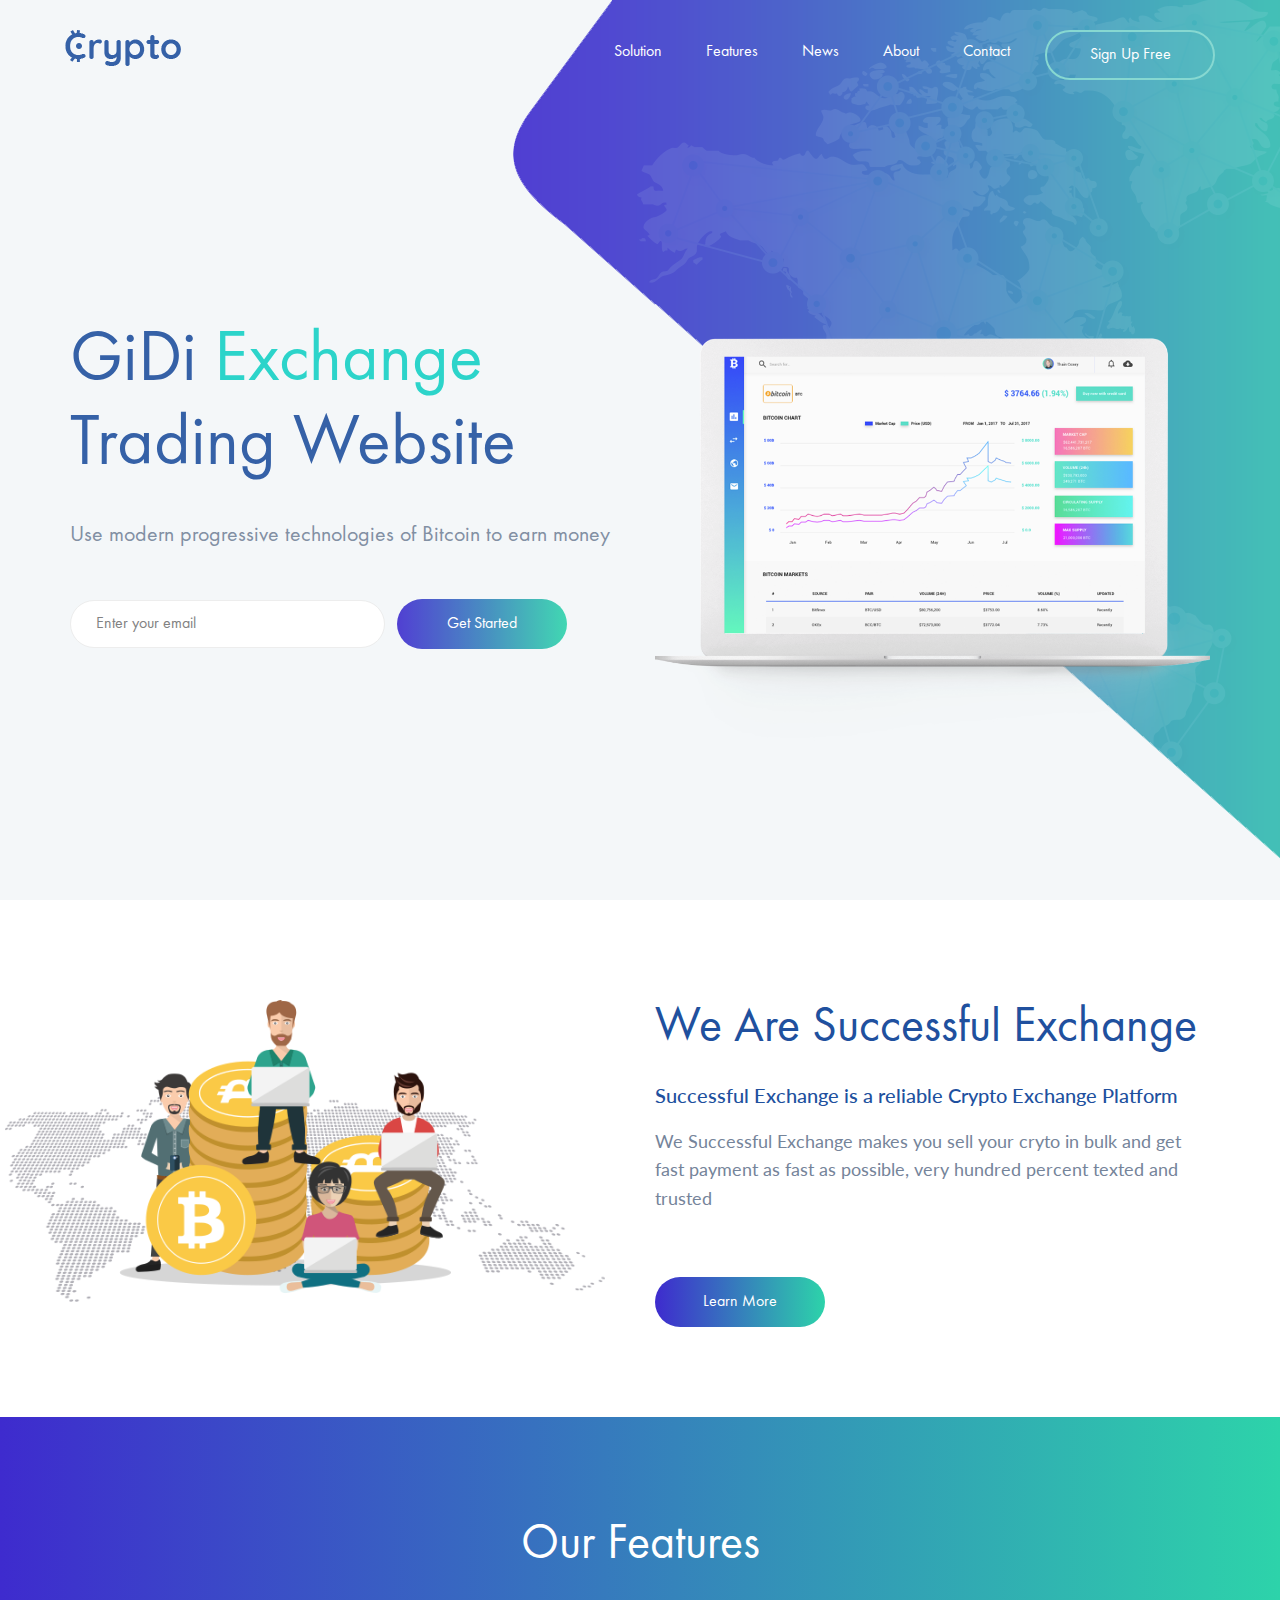
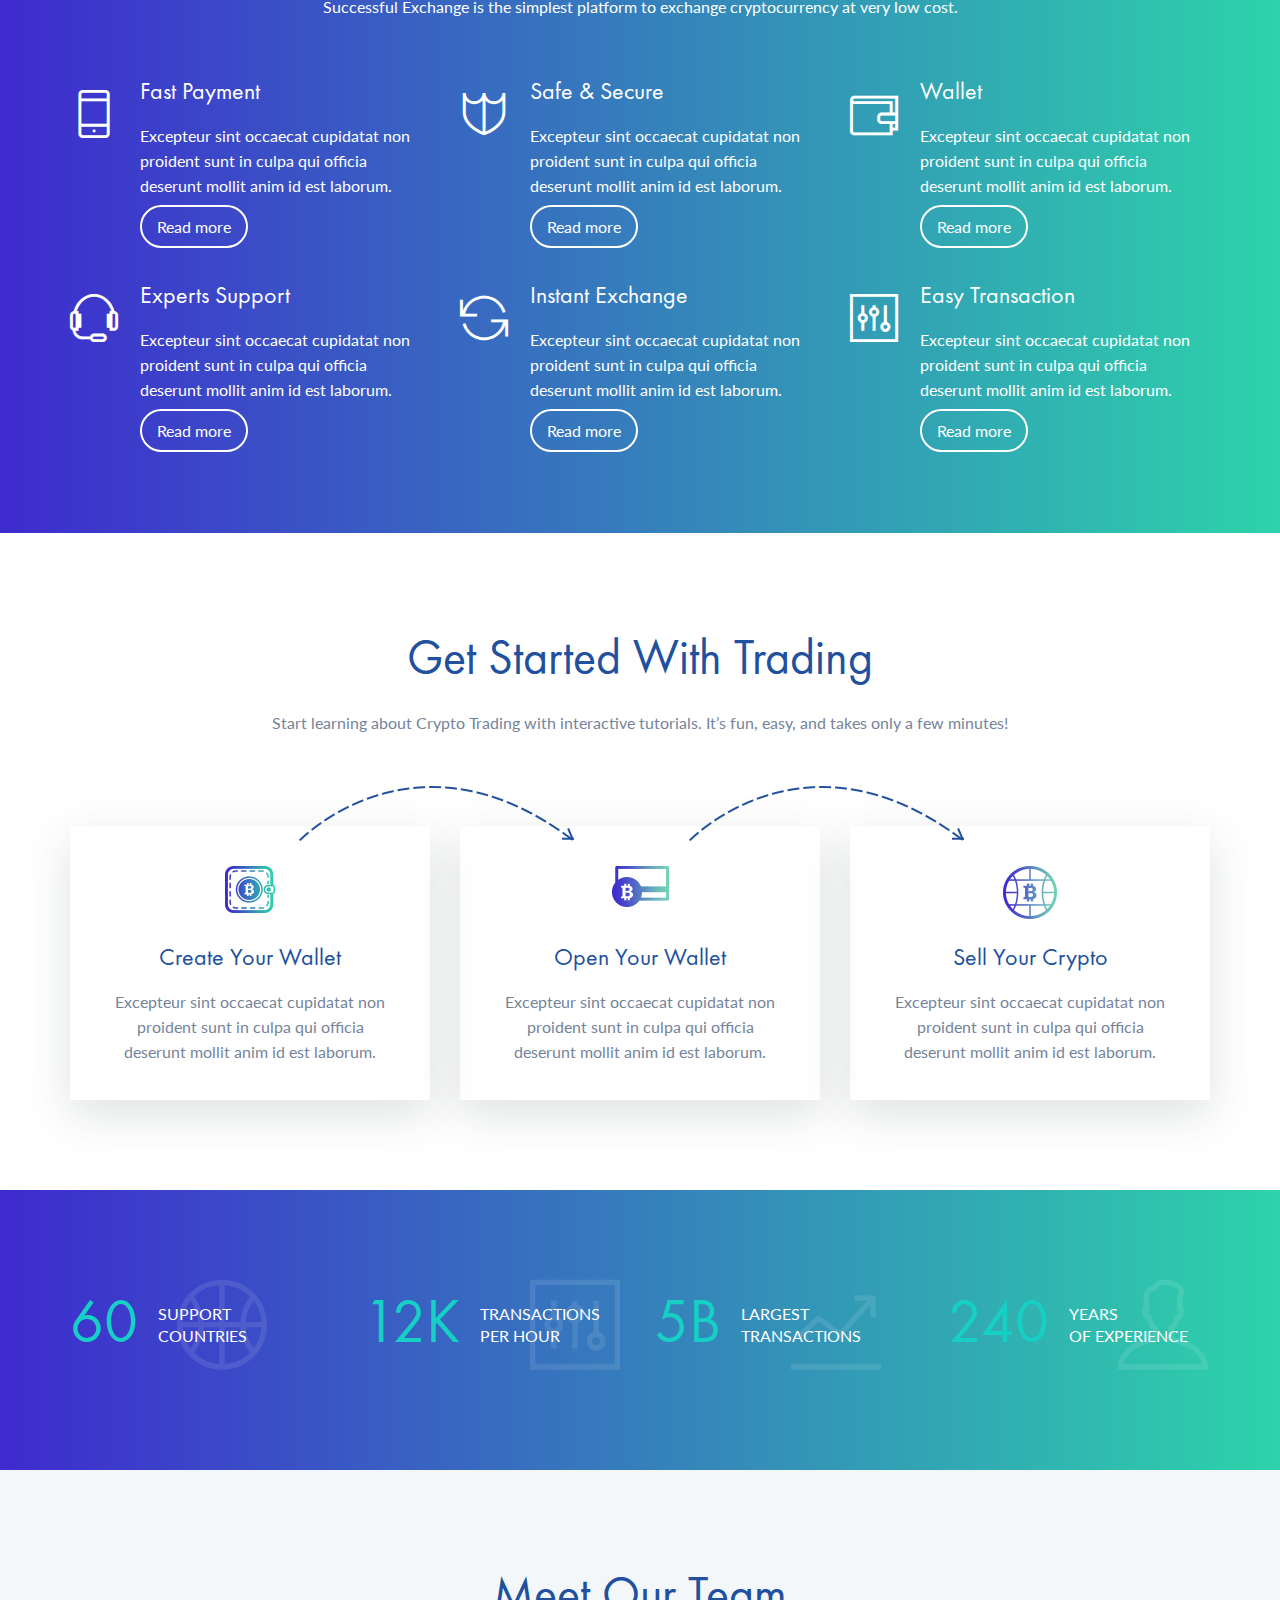
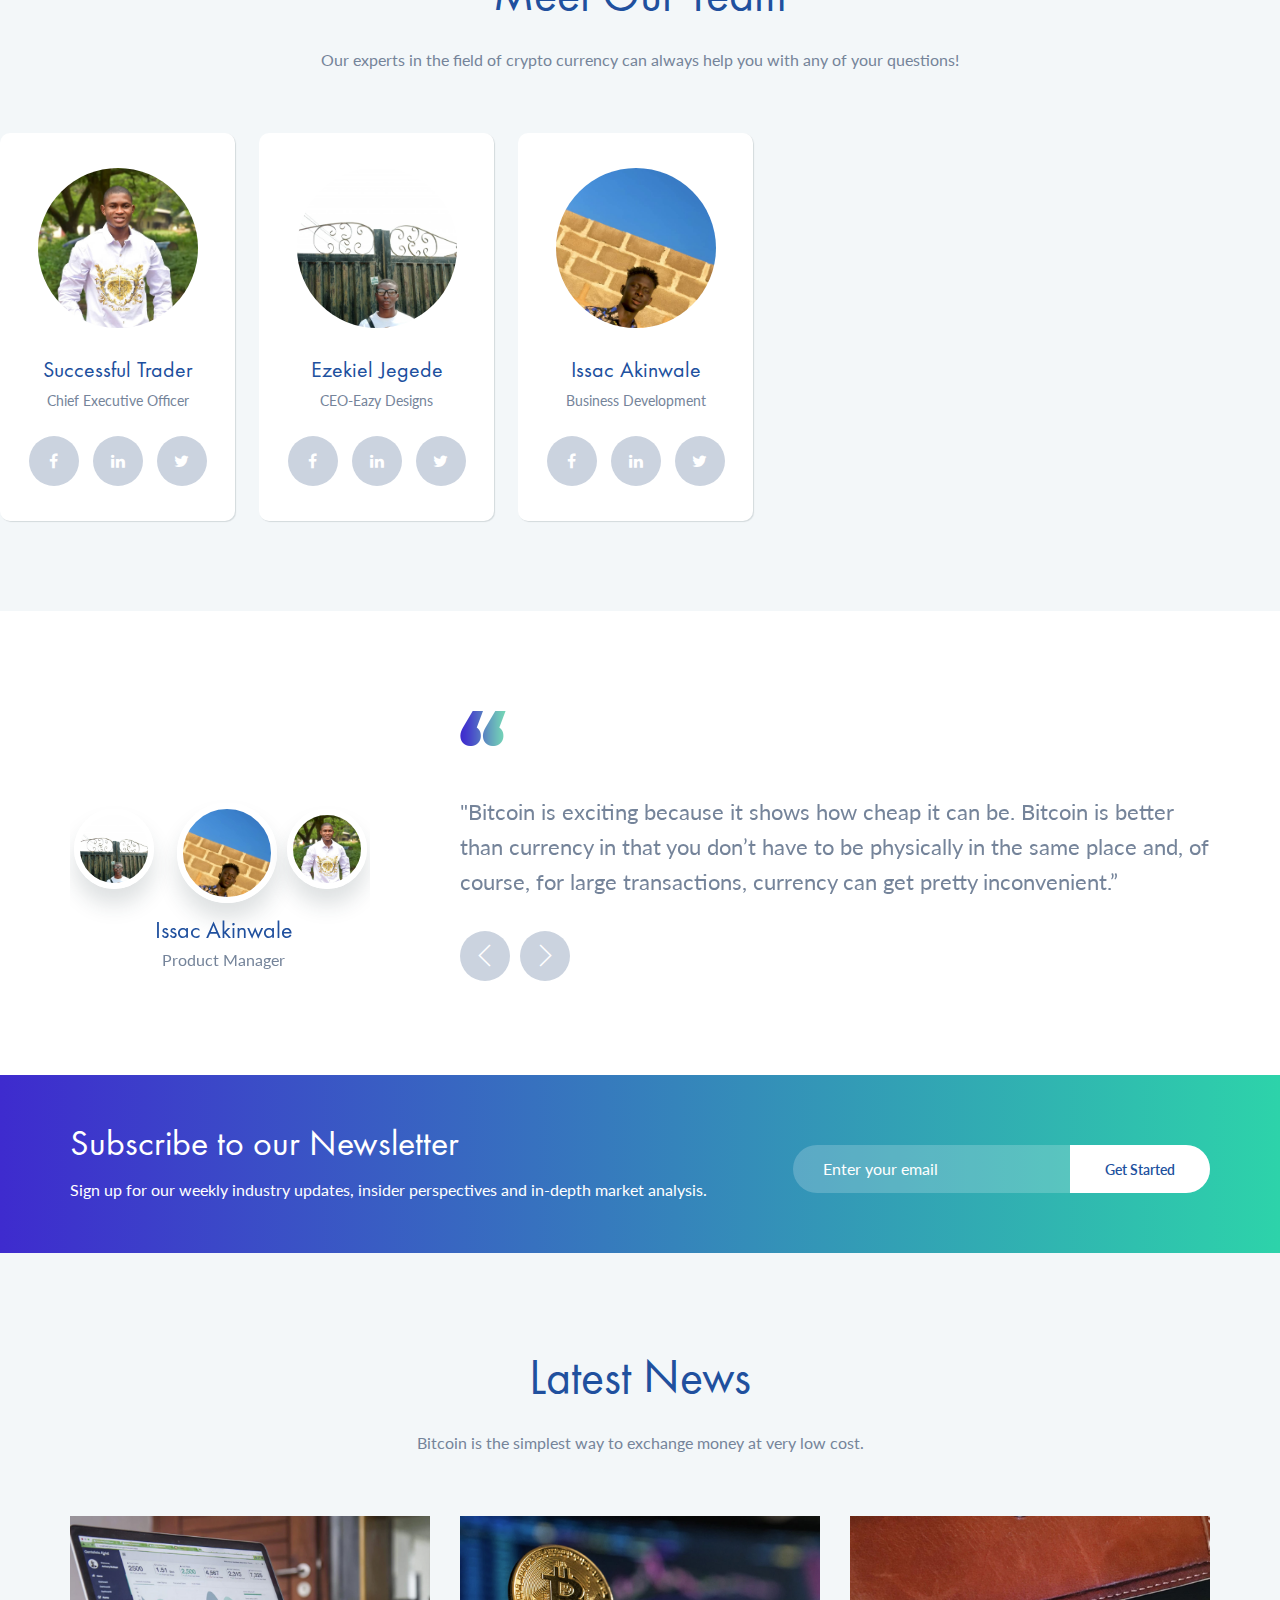
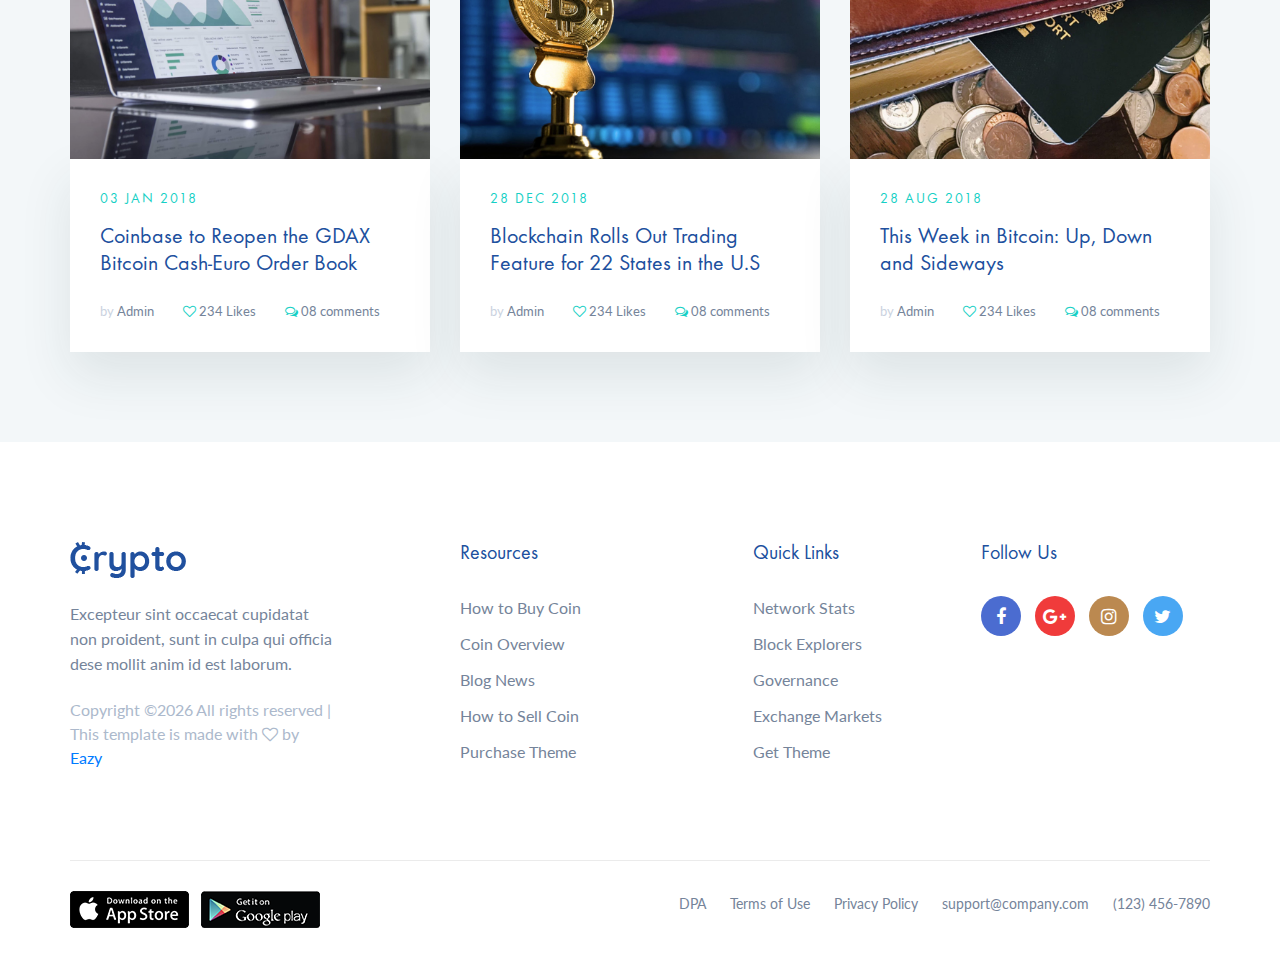
<file: crypto eazy/index.html>
<!DOCTYPE html>
<html lang="en">
<head>
	<title>Successful Exchange - Bitcoin Trading Website</title>
	<meta charset="UTF-8">
	<meta name="description" content="Cryptocurrency Landing Page Template">
	<meta name="keywords" content="cryptocurrency, unica, creative, html">
	<meta name="viewport" content="width=device-width, initial-scale=1.0">
	<!-- Favicon -->
	<link href="img/favicon.ico" rel="shortcut icon"/>

	<!-- Google Fonts -->
	<link href="https://fonts.googleapis.com/css?family=Lato" rel="stylesheet">

	<!-- Stylesheets -->
	<link rel="stylesheet" href="css/bootstrap.min.css"/>
	<link rel="stylesheet" href="css/font-awesome.min.css"/>
	<link rel="stylesheet" href="css/themify-icons.css"/>
	<link rel="stylesheet" href="css/animate.css"/>
	<link rel="stylesheet" href="css/owl.carousel.css"/>
	<link rel="stylesheet" href="css/style.css"/>


	<!--[if lt IE 9]>
	  <script src="https://oss.maxcdn.com/html5shiv/3.7.2/html5shiv.min.js"></script>
	  <script src="https://oss.maxcdn.com/respond/1.4.2/respond.min.js"></script>
	<![endif]-->

</head>
<body>
	<!-- Page Preloder -->
	<div id="preloder">
		<div class="loader"></div>
	</div>

	<!-- Header section -->
	<header class="header-section clearfix">
		<div class="container-fluid">
			<a href="index.html" class="site-logo">
				<img src="img/logo.png" alt="">
			</a>
			<div class="responsive-bar"><i class="fa fa-bars"></i></div>
			<a href="" class="user"><i class="fa fa-user"></i></a>
			<a href="" class="site-btn">Sign Up Free</a>
			<nav class="main-menu">
				<ul class="menu-list">
					<li><a href="">Solution</a></li>
					<li><a href="#features">Features</a></li>
					<li><a href="blog.html">News</a></li>
					<li><a href="#about">About</a></li>
					<li><a href="contact.html">Contact</a></li>
				</ul>
			</nav>
		</div>
	</header>
	<!-- Header section end -->


	<!-- Hero section -->
	<section class="hero-section">
		<div class="container">
			<div class="row">
				<div class="col-md-6 hero-text">
					<h2>GiDi <span>Exchange</span> <br>Trading Website</h2>
					<h4>Use modern progressive technologies of Bitcoin to earn money</h4>
					<form class="hero-subscribe-from">						<input type="text" placeholder="Enter your email">
						<button class="site-btn sb-gradients">Get Started</button>
					</form>
				</div>
				<div class="col-md-6">
					<img src="img/laptop.png" class="laptop-image" alt="">
				</div>
			</div>
		</div>
	</section>
	<!-- Hero section end -->


	<!-- About section -->
	<section class="about-section spad" id="about">
		<div class="container">
			<div class="row">
				<div class="col-lg-6 offset-lg-6 about-text">
					<h2>We Are Successful Exchange</h2>
					<h5>Successful Exchange is a reliable Crypto Exchange Platform</h5>
					<p>We Successful Exchange makes you sell your cryto in bulk and get fast payment as fast as possible, very hundred percent texted and trusted</p>
					<a href="about.html" class="site-btn sb-gradients sbg-line mt-5">Learn More</a>
				</div>
			</div>
			<div class="about-img">
				<img src="img/about-img.png" alt="">
			</div>
		</div>
	</section>
	<!-- About section end -->


	<!-- Features section -->
	<section class="features-section spad gradient-bg" id="features">
		<div class="container text-white">
			<div class="section-title text-center">
				<h2>Our Features</h2>
				<p>Successful Exchange is the simplest platform to exchange cryptocurrency at very low cost.</p>
			</div>
			<div class="row">
				<!-- feature -->
				<div class="col-md-6 col-lg-4 feature">
					<i class="ti-mobile"></i>
					<div class="feature-content">
						<h4>Fast Payment</h4>
						<p>Excepteur sint occaecat cupidatat non proident sunt in culpa qui officia deserunt mollit anim id est laborum. </p>
						<a href="" class="readmore">Read more</a>
					</div>
				</div>
				<!-- feature -->
				<div class="col-md-6 col-lg-4 feature">
					<i class="ti-shield"></i>
					<div class="feature-content">
						<h4>Safe & Secure</h4>
						<p>Excepteur sint occaecat cupidatat non proident sunt in culpa qui officia deserunt mollit anim id est laborum. </p>
						<a href="" class="readmore">Read more</a>
					</div>
				</div>
				<!-- feature -->
				<div class="col-md-6 col-lg-4 feature">
					<i class="ti-wallet"></i>
					<div class="feature-content">
						<h4>Wallet</h4>
						<p>Excepteur sint occaecat cupidatat non proident sunt in culpa qui officia deserunt mollit anim id est laborum. </p>
						<a href="" class="readmore">Read more</a>
					</div>
				</div>
				<!-- feature -->
				<div class="col-md-6 col-lg-4 feature">
					<i class="ti-headphone-alt"></i>
					<div class="feature-content">
						<h4>Experts Support</h4>
						<p>Excepteur sint occaecat cupidatat non proident sunt in culpa qui officia deserunt mollit anim id est laborum. </p>
						<a href="" class="readmore">Read more</a>
					</div>
				</div>
				<!-- feature -->
				<div class="col-md-6 col-lg-4 feature">
					<i class="ti-reload"></i>
					<div class="feature-content">
						<h4>Instant Exchange</h4>
						<p>Excepteur sint occaecat cupidatat non proident sunt in culpa qui officia deserunt mollit anim id est laborum. </p>
						<a href="" class="readmore">Read more</a>
					</div>
				</div>
				<!-- feature -->
				<div class="col-md-6 col-lg-4 feature">
					<i class="ti-panel"></i>
					<div class="feature-content">
						<h4>Easy Transaction</h4>
						<p>Excepteur sint occaecat cupidatat non proident sunt in culpa qui officia deserunt mollit anim id est laborum. </p>
						<a href="" class="readmore">Read more</a>
					</div>
				</div>
			</div>
		</div>
	</section>
	<!-- Features section end -->


	<!-- Process section -->
	<section class="process-section spad">
		<div class="container">
			<div class="section-title text-center">
				<h2>Get Started With Trading</h2>
				<p>Start learning about Crypto Trading with interactive tutorials. It’s fun, easy, and takes only a few minutes! </p>
			</div>
			<div class="row">
				<div class="col-md-4 process">
					<div class="process-step">
						<figure class="process-icon">
							<img src="img/process-icons/1.png" alt="#">
						</figure>
						<h4>Create Your Wallet</h4>
						<p>Excepteur sint occaecat cupidatat non proident sunt in culpa qui officia deserunt mollit anim id est laborum. </p>
					</div>
				</div>
				<div class="col-md-4 process">
					<div class="process-step">
						<figure class="process-icon">
							<img src="img/process-icons/2.png" alt="#">
						</figure>
						<h4>Open Your Wallet</h4>
						<p>Excepteur sint occaecat cupidatat non proident sunt in culpa qui officia deserunt mollit anim id est laborum. </p>
					</div>
				</div>
				<div class="col-md-4 process">
					<div class="process-step">
						<figure class="process-icon">
							<img src="img/process-icons/3.png" alt="#">
						</figure>
						<h4>Sell Your Crypto</h4>
						<p>Excepteur sint occaecat cupidatat non proident sunt in culpa qui officia deserunt mollit anim id est laborum. </p>
					</div>
				</div>
			</div>
		</div>
	</section>
	<!-- Process section end -->


	<!-- Fact section -->
	<section class="fact-section gradient-bg">
		<div class="container">
			<div class="row">
				<div class="col-sm-6 col-md-6 col-lg-3">
					<div class="fact">
						<h2>60</h2>
						<p>Support <br> Countries</p>
						<i class="ti-basketball"></i>
					</div>
				</div>
				<div class="col-sm-6 col-md-6 col-lg-3">
					<div class="fact">
						<h2>12K</h2>
						<p>Transactions  <br> per hour</p>
						<i class="ti-panel"></i>
					</div>
				</div>
				<div class="col-sm-6 col-md-6 col-lg-3">
					<div class="fact">
						<h2>5B</h2>
						<p>Largest <br> Transactions</p>
						<i class="ti-stats-up"></i>
					</div>
				</div>
				<div class="col-sm-6 col-md-6 col-lg-3">
					<div class="fact">
						<h2>240</h2>
						<p>Years <br> of Experience</p>
						<i class="ti-user"></i>
					</div>
				</div>
			</div>
		</div>
	</section>
	<!-- Fact section end -->


	<!-- Team section -->
	<section class="team-section spad">
		<div class="container">
			<div class="section-title text-center">
				<h2>Meet Our Team</h2>
				<p>Our experts in the field of crypto currency can always help you with any of your questions!</p>
			</div>
		</div>
		<div class="team-members clearfix">
			<!-- Team member -->
			<div class="member">
				<div class="member-text">
					<div class="member-img set-bg" data-setbg="img/member/1.jpg"></div>
					<h2>Successful Trader</h2>
					<span>Chief Executive Officer</span>
				</div>
				<div class="member-social">
					<a href=""><i class="fa fa-facebook"></i></a>
					<a href=""><i class="fa fa-linkedin"></i></a>
					<a href=""><i class="fa fa-twitter"></i></a>
				</div>
				<div class="member-info">
					<div class="member-img mf set-bg" data-setbg="img/member/1.jpg"></div>
					<div class="member-meta">
						<h2>Successful Trader</h2>
						<span>Chief Executive Officer</span>
					</div>
					<p>Successful Trader is a full-time Chief Executive Officer of Successful Exchange  Science Division He is a student of Mooshood Abiola Polytechnic. He leads the Entrepreneurship Group, in the undergraduate and graduate programs, teaching actively in both of these.</p>
				</div>
			</div>
			<!-- Team member -->
			<div class="member">
				<div class="member-text">
					<div class="member-img set-bg" data-setbg="img/member/2.jpg"></div>
					<h2>Ezekiel Jegede</h2>
					<span>CEO-Eazy Designs</span>
				</div>
				<div class="member-social">
					<a href=""><i class="fa fa-facebook"></i></a>
					<a href=""><i class="fa fa-linkedin"></i></a>
					<a href=""><i class="fa fa-twitter"></i></a>
				</div>
				<div class="member-info">
					<div class="member-img mf set-bg" data-setbg="img/member/2.jpg"></div>
					<div class="member-meta">
						<h2>Ezekiel Jegede</h2>
						<span>CEO-Eazy Designs</span>
					</div>
					<p>Ezekiel Jegede is a full-time CEO of the Eazy Designs and Business Empire He is currently a student of Moshood Abiola Polytechnic. He leads the Entrepreneurship Group, in the undergraduate and graduate programs, teaching actively in both of these.</p>
				</div>
			</div>
			<!-- Team member -->
			<div class="member">
				<div class="member-text">
					<div class="member-img set-bg" data-setbg="img/member/3.jpg"></div>
					<h2>Issac Akinwale</h2>
					<span>Business Development</span>
				</div>
				<div class="member-social">
					<a href=""><i class="fa fa-facebook"></i></a>
					<a href=""><i class="fa fa-linkedin"></i></a>
					<a href=""><i class="fa fa-twitter"></i></a>
				</div>
				<div class="member-info">
					<div class="member-img mf set-bg" data-setbg="img/member/3.jpg"></div>
					<div class="member-meta">
						<h2>Issac Akinwale</h2>
						<span>Business Development</span>
					</div>
					<p>Issac Akinwale is a full-time faculty member of the Marketing and Behavioural Science Division at the Sauder School of Business at UBC. He leads the Entrepreneurship Group, in the undergraduate and graduate programs, teaching actively in both of these.</p>
				</div>
			</div>
		</div>
	</section>
	<!-- Team section -->


	<!-- Review section -->
	<section class="review-section spad">
		<div class="container">
			<div class="row">
				<div class="col-lg-8 push-8">
					<img src="img/quote.png" alt="" class="quote mb-5">
					<div class="review-text-slider owl-carousel">
						<div class="review-text">
							<p>"Bitcoin is exciting because it shows how cheap it can be. Bitcoin is better than currency in that you don’t have to be physically in the same place and, of course, for large transactions, currency can get pretty inconvenient.”</p>
						</div>
						<div class="review-text">
							<p>"Bitcoin is exciting because it shows how cheap it can be. Bitcoin is better than currency in that you don’t have to be physically in the same place and, of course, for large transactions, currency can get pretty inconvenient.”</p>
						</div>
						<div class="review-text">
							<p>"Bitcoin is exciting because it shows how cheap it can be. Bitcoin is better than currency in that you don’t have to be physically in the same place and, of course, for large transactions, currency can get pretty inconvenient.”</p>
						</div>
					</div>
				</div>
				<div class="col-lg-4 pr-0 pull-3">
					<div class="review-meta-slider owl-carousel pt-5">
						<div class="author-meta">
							<div class="author-avatar set-bg" data-setbg="img/review/1.jpg"></div>
							<div class="author-name">
								<h4>Successful Trader</h4>
								<p>Ceo Bitcoin</p>
							</div>
						</div>
						<div class="author-meta">
							<div class="author-avatar set-bg" data-setbg="img/review/2.jpg"></div>
							<div class="author-name">
								<h4>Jegede Ezekiel</h4>
								<p>Head of Design</p>
							</div>
						</div>
						<div class="author-meta">
							<div class="author-avatar set-bg" data-setbg="img/review/3.jpg"></div>
							<div class="author-name">
								<h4>Issac Akinwale</h4>
								<p>Product Manager</p>
							</div>
						</div>
					</div>
				</div>
			</div>
		</div>
	</section>
	<!-- Review section end -->


	<!-- Newsletter section -->
	<section class="newsletter-section gradient-bg">
		<div class="container text-white">
			<div class="row">
				<div class="col-lg-7 newsletter-text">
					<h2>Subscribe to our Newsletter</h2>
					<p>Sign up for our weekly industry updates, insider perspectives and in-depth market analysis.</p>
				</div>
				<div class="col-lg-5 col-md-8 offset-lg-0 offset-md-2">
					<form class="newsletter-form">
						<input type="text" placeholder="Enter your email">
						<button>Get Started</button>
					</form>
				</div>
			</div>
		</div>
	</section>
	<!-- Newsletter section end -->



	<!-- Blog section -->
	<section class="blog-section spad">
		<div class="container">
			<div class="section-title text-center">
				<h2>Latest News</h2>
				<p>Bitcoin is the simplest way to exchange money at very low cost.</p>
			</div>
			<div class="row">
				<!-- blog item -->
				<div class="col-md-4">
					<div class="blog-item">
						<figure class="blog-thumb">
							<img src="img/blog/1.jpg" alt="">
						</figure>
						<div class="blog-text">
							<div class="post-date">03 jan 2018</div>
							<h4 class="blog-title"><a href="">Coinbase to Reopen the GDAX Bitcoin Cash-Euro Order Book</a></h4>
							<div class="post-meta">
								<a href=""><span>by</span> Admin</a>
								<a href=""><i class="fa fa-heart-o"></i> 234 Likes</a>
								<a href=""><i class="fa fa-comments-o"></i> 08 comments</a>
							</div>
						</div>
					</div>
				</div>
				<!-- blog item -->
				<div class="col-md-4">
					<div class="blog-item">
						<figure class="blog-thumb">
							<img src="img/blog/2.jpg" alt="">
						</figure>
						<div class="blog-text">
							<div class="post-date">28 dec 2018</div>
							<h4 class="blog-title"><a href="">Blockchain Rolls Out Trading Feature for 22 States in the U.S</a></h4>
							<div class="post-meta">
								<a href=""><span>by</span> Admin</a>
								<a href=""><i class="fa fa-heart-o"></i> 234 Likes</a>
								<a href=""><i class="fa fa-comments-o"></i> 08 comments</a>
							</div>
						</div>
					</div>
				</div>
				<!-- blog item -->
				<div class="col-md-4">
					<div class="blog-item">
						<figure class="blog-thumb">
							<img src="img/blog/3.jpg" alt="">
						</figure>
						<div class="blog-text">
							<div class="post-date">28 aug 2018</div>
							<h4 class="blog-title"><a href="">This Week in Bitcoin: Up, Down and Sideways</a></h4>
							<div class="post-meta">
								<a href=""><span>by</span> Admin</a>
								<a href=""><i class="fa fa-heart-o"></i> 234 Likes</a>
								<a href=""><i class="fa fa-comments-o"></i> 08 comments</a>
							</div>
						</div>
					</div>
				</div>
			</div>
		</div>
	</section>
	<!-- Blog section end -->


	<!-- Footer section -->
	<footer class="footer-section">
		<div class="container">
			<div class="row spad">
				<div class="col-md-6 col-lg-3 footer-widget">
					<img src="img/logo.png" class="mb-4" alt="">
					<p>Excepteur sint occaecat cupidatat non proident, sunt in culpa qui officia dese mollit anim id est laborum.</p>
					<span>
Copyright &copy;<script>document.write(new Date().getFullYear());</script> All rights reserved | This template is made with <i class="fa fa-heart-o" aria-hidden="true"></i> by <a href="https://colorlib.com" target="_blank">Eazy</a>
<!-- Link back to Colorlib can't be removed. Template is licensed under CC BY 3.0. --></span>
				</div>
				<div class="col-md-6 col-lg-2 offset-lg-1 footer-widget">
					<h5 class="widget-title">Resources</h5>
					<ul>
						<li><a href="#">How to Buy Coin</a></li>
						<li><a href="#">Coin Overview</a></li>
						<li><a href="#">Blog News</a></li>
						<li><a href="#">How to Sell Coin</a></li>
						<li><a href="#">Purchase Theme</a></li>
					</ul>
				</div>
				<div class="col-md-6 col-lg-2 offset-lg-1 footer-widget">
					<h5 class="widget-title">Quick Links</h5>
					<ul>
						<li><a href="#">Network Stats</a></li>
						<li><a href="#">Block Explorers</a></li>
						<li><a href="#">Governance</a></li>
						<li><a href="#">Exchange Markets</a></li>
						<li><a href="#">Get Theme</a></li>
					</ul>
				</div>
				<div class="col-md-6 col-lg-3 footer-widget pl-lg-5 pl-3">
					<h5 class="widget-title">Follow Us</h5>
					<div class="social">
						<a href="" class="facebook"><i class="fa fa-facebook"></i></a>
						<a href="" class="google"><i class="fa fa-google-plus"></i></a>
						<a href="" class="instagram"><i class="fa fa-instagram"></i></a>
						<a href="" class="twitter"><i class="fa fa-twitter"></i></a>
					</div>
				</div>
			</div>
			<div class="footer-bottom">
				<div class="row">
					<div class="col-lg-4 store-links text-center text-lg-left pb-3 pb-lg-0">
						<a href=""><img src="img/appstore.png" alt="" class="mr-2"></a>
						<a href=""><img src="img/playstore.png" alt=""></a>
					</div>
					<div class="col-lg-8 text-center text-lg-right">
						<ul class="footer-nav">
							<li><a href="">DPA</a></li>
							<li><a href="">Terms of Use</a></li>
							<li><a href="">Privacy Policy </a></li>
							<li><a href="">support@company.com</a></li>
							<li><a href="">(123) 456-7890</a></li>
						</ul>
					</div>
				</div>
			</div>
		</div>
	</footer>


	<!--====== Javascripts & Jquery ======-->
	<script src="js/jquery-3.2.1.min.js"></script>
	<script src="js/owl.carousel.min.js"></script>
	<script src="js/main.js"></script>
</body>
</html>
</file>
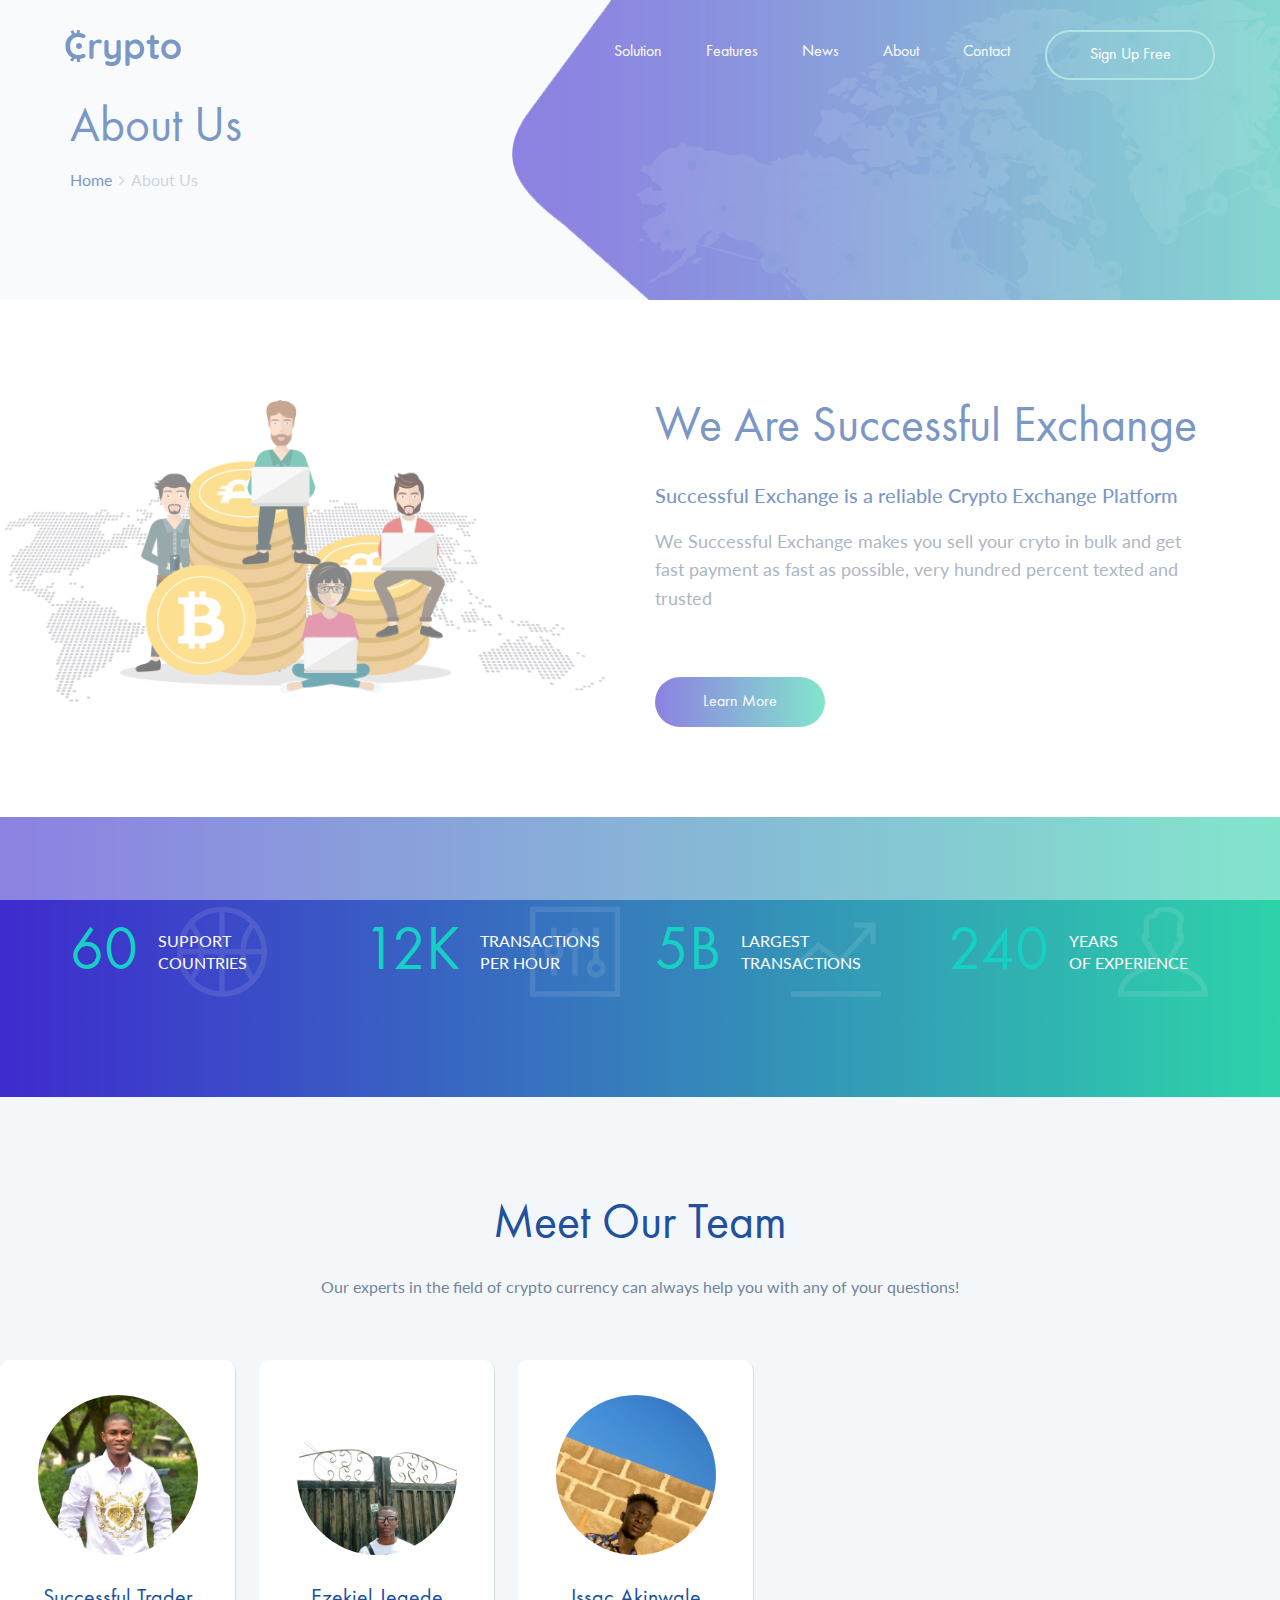
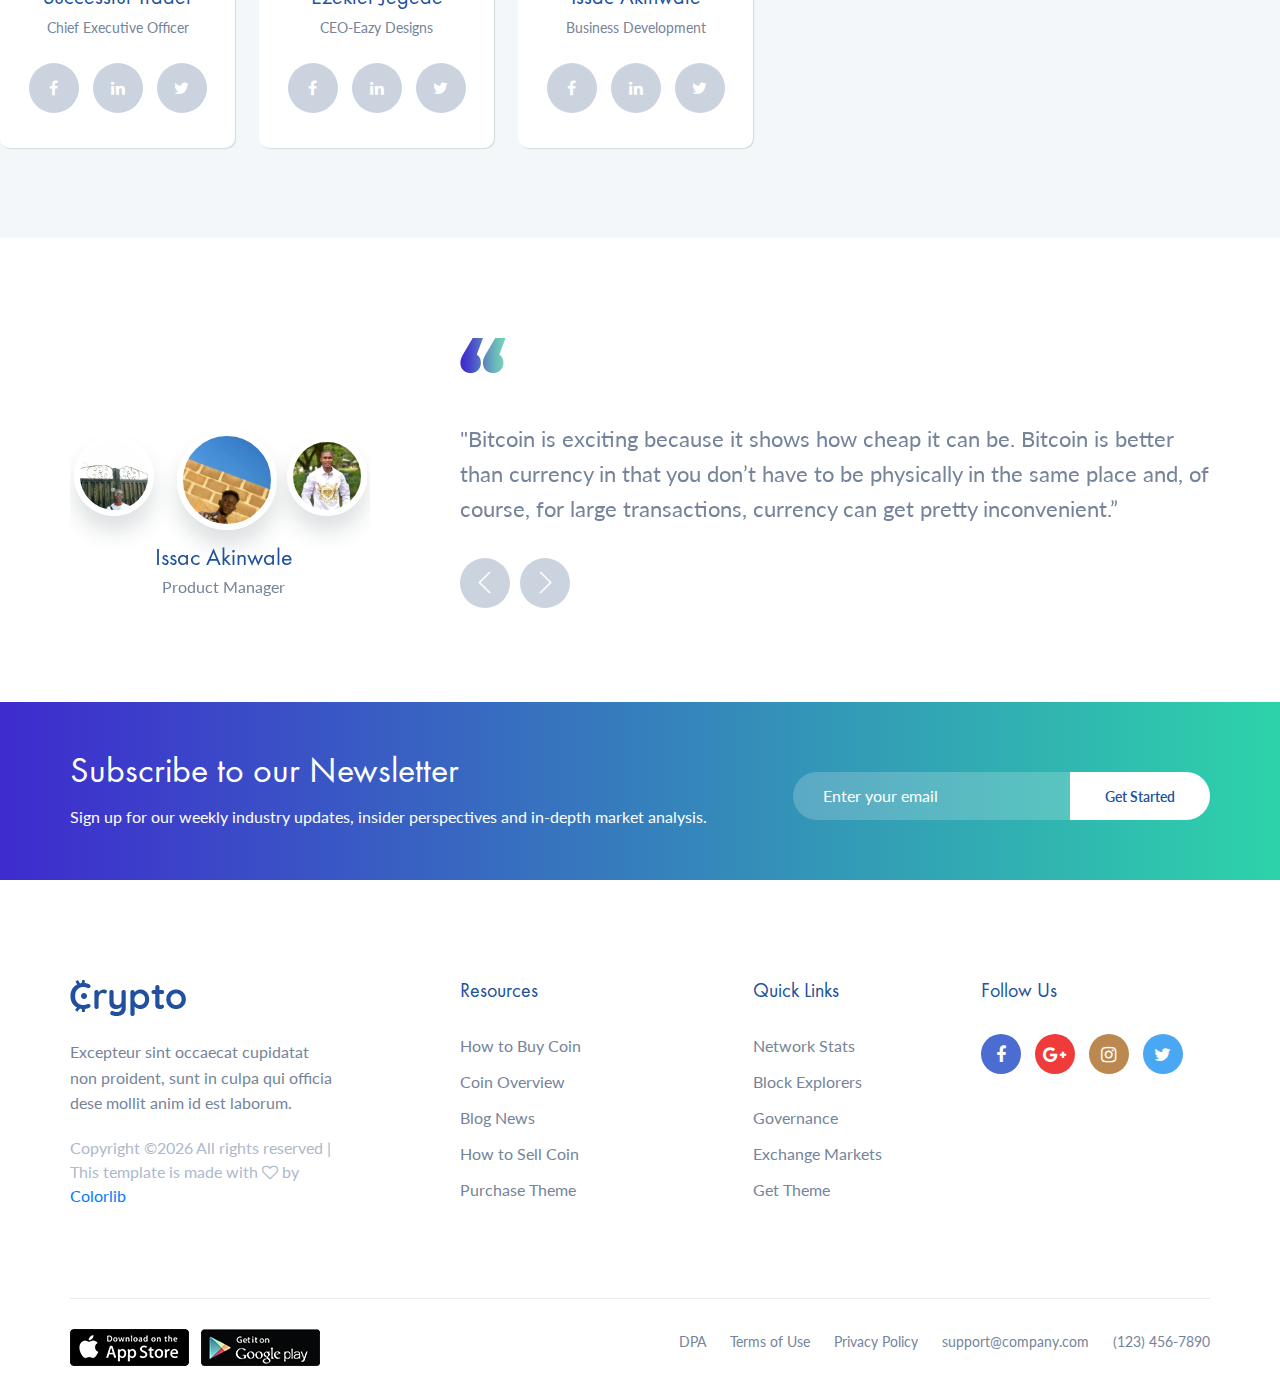
<file: crypto eazy/about.html>
<!DOCTYPE html>
<html lang="en">
<head>
	<title>Cryptocurrency - Landing Page Template</title>
	<meta charset="UTF-8">
	<meta name="description" content="Cryptocurrency Landing Page Template">
	<meta name="keywords" content="cryptocurrency, unica, creative, html">
	<meta name="viewport" content="width=device-width, initial-scale=1.0">
	<!-- Favicon -->
	<link href="img/favicon.ico" rel="shortcut icon"/>

	<!-- Google Fonts -->
	<link href="https://fonts.googleapis.com/css?family=Lato" rel="stylesheet">

	<!-- Stylesheets -->
	<link rel="stylesheet" href="css/bootstrap.min.css"/>
	<link rel="stylesheet" href="css/font-awesome.min.css"/>
	<link rel="stylesheet" href="css/themify-icons.css"/>
	<link rel="stylesheet" href="css/owl.carousel.css"/>
	<link rel="stylesheet" href="css/style.css"/>


	<!--[if lt IE 9]>
	  <script src="https://oss.maxcdn.com/html5shiv/3.7.2/html5shiv.min.js"></script>
	  <script src="https://oss.maxcdn.com/respond/1.4.2/respond.min.js"></script>
	<![endif]-->

</head>
<body>
	<!-- Page Preloder -->
	<div id="preloder">
		<div class="loader"></div>
	</div>

	<!-- Header section -->
	<header class="header-section clearfix">
		<div class="container-fluid">
			<a href="index.html" class="site-logo">
				<img src="img/logo.png" alt="">
			</a>
			<div class="responsive-bar"><i class="fa fa-bars"></i></div>
			<a href="" class="user"><i class="fa fa-user"></i></a>
			<a href="" class="site-btn">Sign Up Free</a>
			<nav class="main-menu">
				<ul class="menu-list">
					<li><a href="">Solution</a></li>
					<li><a href="">Features</a></li>
					<li><a href="">News</a></li>
					<li><a href="">About</a></li>
					<li><a href="">Contact</a></li>
				</ul>
			</nav>
		</div>
	</header>
	<!-- Header section end -->


	<!-- Page info section -->
	<section class="page-info-section">
		<div class="container">
			<h2>About Us</h2>
			<div class="site-beradcamb">
				<a href="">Home</a>
				<span><i class="fa fa-angle-right"></i> About Us</span>
			</div>
		</div>
	</section>
	<!-- Page info end -->


	<!-- About section -->
	<section class="about-section spad" id="about">
		<div class="container">
			<div class="row">
				<div class="col-lg-6 offset-lg-6 about-text">
					<h2>We Are Successful Exchange</h2>
					<h5>Successful Exchange is a reliable Crypto Exchange Platform</h5>
					<p>We Successful Exchange makes you sell your cryto in bulk and get fast payment as fast as possible, very hundred percent texted and trusted</p>
					<a href="about.html" class="site-btn sb-gradients sbg-line mt-5">Learn More</a>
				</div>
			</div>
			<div class="about-img">
				<img src="img/about-img.png" alt="">
			</div>
		</div>
	</section>


	<!-- Fact section -->
	<section class="fact-section gradient-bg">
		<div class="container">
			<div class="row">
				<div class="col-sm-6 col-md-6 col-lg-3">
					<div class="fact">
						<h2>60</h2>
						<p>Support <br> Countries</p>
						<i class="ti-basketball"></i>
					</div>
				</div>
				<div class="col-sm-6 col-md-6 col-lg-3">
					<div class="fact">
						<h2>12K</h2>
						<p>Transactions  <br> per hour</p>
						<i class="ti-panel"></i>
					</div>
				</div>
				<div class="col-sm-6 col-md-6 col-lg-3">
					<div class="fact">
						<h2>5B</h2>
						<p>Largest <br> Transactions</p>
						<i class="ti-stats-up"></i>
					</div>
				</div>
				<div class="col-sm-6 col-md-6 col-lg-3">
					<div class="fact">
						<h2>240</h2>
						<p>Years <br> of Experience</p>
						<i class="ti-user"></i>
					</div>
				</div>
			</div>
		</div>
	</section>
	<!-- Fact section end -->


	<!-- Team section -->
	<section class="team-section spad">
		<div class="container">
			<div class="section-title text-center">
				<h2>Meet Our Team</h2>
				<p>Our experts in the field of crypto currency can always help you with any of your questions!</p>
			</div>
		</div>
		<div class="team-members clearfix">
			<!-- Team member -->
			<div class="member">
				<div class="member-text">
					<div class="member-img set-bg" data-setbg="img/member/1.jpg"></div>
					<h2>Successful Trader</h2>
					<span>Chief Executive Officer</span>
				</div>
				<div class="member-social">
					<a href=""><i class="fa fa-facebook"></i></a>
					<a href=""><i class="fa fa-linkedin"></i></a>
					<a href=""><i class="fa fa-twitter"></i></a>
				</div>
				<div class="member-info">
					<div class="member-img mf set-bg" data-setbg="img/member/1.jpg"></div>
					<div class="member-meta">
						<h2>Successful Trader</h2>
						<span>Chief Executive Officer</span>
					</div>
					<p>Successful Trader is a full-time Chief Executive Officer of Successful Exchange  Science Division He is a student of Mooshood Abiola Polytechnic. He leads the Entrepreneurship Group, in the undergraduate and graduate programs, teaching actively in both of these.</p>
				</div>
			</div>
			<!-- Team member -->
			<div class="member">
				<div class="member-text">
					<div class="member-img set-bg" data-setbg="img/member/2.jpg"></div>
					<h2>Ezekiel Jegede</h2>
					<span>CEO-Eazy Designs</span>
				</div>
				<div class="member-social">
					<a href=""><i class="fa fa-facebook"></i></a>
					<a href=""><i class="fa fa-linkedin"></i></a>
					<a href=""><i class="fa fa-twitter"></i></a>
				</div>
				<div class="member-info">
					<div class="member-img mf set-bg" data-setbg="img/member/2.jpg"></div>
					<div class="member-meta">
						<h2>Ezekiel Jegede</h2>
						<span>CEO-Eazy Designs</span>
					</div>
					<p>Ezekiel Jegede is a full-time CEO of the Eazy Designs and Business Empire He is currently a student of Moshood Abiola Polytechnic. He leads the Entrepreneurship Group, in the undergraduate and graduate programs, teaching actively in both of these.</p>
				</div>
			</div>
			<!-- Team member -->
			<div class="member">
				<div class="member-text">
					<div class="member-img set-bg" data-setbg="img/member/3.jpg"></div>
					<h2>Issac Akinwale</h2>
					<span>Business Development</span>
				</div>
				<div class="member-social">
					<a href=""><i class="fa fa-facebook"></i></a>
					<a href=""><i class="fa fa-linkedin"></i></a>
					<a href=""><i class="fa fa-twitter"></i></a>
				</div>
				<div class="member-info">
					<div class="member-img mf set-bg" data-setbg="img/member/3.jpg"></div>
					<div class="member-meta">
						<h2>Aaron Ballance</h2>
						<span>Ceo Bitcoin</span>
					</div>
					<p>Issac Akinwale is a full-time faculty member of the Marketing and Behavioural Science Division at the Sauder School of Business at UBC. He leads the Entrepreneurship Group, in the undergraduate and graduate programs, teaching actively in both of these.</p>
				</div>
			</div>
		</div>
	</section>
	<!-- Team section -->



	<!-- Review section -->
	<section class="review-section spad">
		<div class="container">
			<div class="row">
				<div class="col-lg-8 push-8">
					<img src="img/quote.png" alt="" class="quote mb-5">
					<div class="review-text-slider owl-carousel">
						<div class="review-text">
							<p>"Bitcoin is exciting because it shows how cheap it can be. Bitcoin is better than currency in that you don’t have to be physically in the same place and, of course, for large transactions, currency can get pretty inconvenient.”</p>
						</div>
						<div class="review-text">
							<p>"Bitcoin is exciting because it shows how cheap it can be. Bitcoin is better than currency in that you don’t have to be physically in the same place and, of course, for large transactions, currency can get pretty inconvenient.”</p>
						</div>
						<div class="review-text">
							<p>"Bitcoin is exciting because it shows how cheap it can be. Bitcoin is better than currency in that you don’t have to be physically in the same place and, of course, for large transactions, currency can get pretty inconvenient.”</p>
						</div>
					</div>
				</div>
				<div class="col-lg-4 pr-0 pull-3">
					<div class="review-meta-slider owl-carousel pt-5">
						<div class="author-meta">
							<div class="author-avatar set-bg" data-setbg="img/review/1.jpg"></div>
							<div class="author-name">
								<h4>Successful Trader</h4>
								<p>Ceo Bitcoin</p>
							</div>
						</div>
						<div class="author-meta">
							<div class="author-avatar set-bg" data-setbg="img/review/2.jpg"></div>
							<div class="author-name">
								<h4>Jegede Ezekiel</h4>
								<p>Head of Design</p>
							</div>
						</div>
						<div class="author-meta">
							<div class="author-avatar set-bg" data-setbg="img/review/3.jpg"></div>
							<div class="author-name">
								<h4>Issac Akinwale</h4>
								<p>Product Manager</p>
							</div>
						</div>
					</div>
				</div>
			</div>
		</div>
	</section>
	<!-- Review section end -->


	<!-- Newsletter section -->
	<section class="newsletter-section gradient-bg">
		<div class="container text-white">
			<div class="row">
				<div class="col-lg-7 newsletter-text">
					<h2>Subscribe to our Newsletter</h2>
					<p>Sign up for our weekly industry updates, insider perspectives and in-depth market analysis.</p>
				</div>
				<div class="col-lg-5 col-md-8 offset-lg-0 offset-md-2">
					<form class="newsletter-form">
						<input type="text" placeholder="Enter your email">
						<button>Get Started</button>
					</form>
				</div>
			</div>
		</div>
	</section>
	<!-- Newsletter section end -->


	<!-- Footer section -->
	<footer class="footer-section">
		<div class="container">
			<div class="row spad">
				<div class="col-md-6 col-lg-3 footer-widget">
					<img src="img/logo.png" class="mb-4" alt="">
					<p>Excepteur sint occaecat cupidatat non proident, sunt in culpa qui officia dese mollit anim id est laborum.</p>
					<span><!-- Link back to Colorlib can't be removed. Template is licensed under CC BY 3.0. -->
Copyright &copy;<script>document.write(new Date().getFullYear());</script> All rights reserved | This template is made with <i class="fa fa-heart-o" aria-hidden="true"></i> by <a href="https://colorlib.com" target="_blank">Colorlib</a>
<!-- Link back to Colorlib can't be removed. Template is licensed under CC BY 3.0. --></span>
				</div>
				<div class="col-md-6 col-lg-2 offset-lg-1 footer-widget">
					<h5 class="widget-title">Resources</h5>
					<ul>
						<li><a href="#">How to Buy Coin</a></li>
						<li><a href="#">Coin Overview</a></li>
						<li><a href="#">Blog News</a></li>
						<li><a href="#">How to Sell Coin</a></li>
						<li><a href="#">Purchase Theme</a></li>
					</ul>
				</div>
				<div class="col-md-6 col-lg-2 offset-lg-1 footer-widget">
					<h5 class="widget-title">Quick Links</h5>
					<ul>
						<li><a href="#">Network Stats</a></li>
						<li><a href="#">Block Explorers</a></li>
						<li><a href="#">Governance</a></li>
						<li><a href="#">Exchange Markets</a></li>
						<li><a href="#">Get Theme</a></li>
					</ul>
				</div>
				<div class="col-md-6 col-lg-3 footer-widget pl-lg-5 pl-3">
					<h5 class="widget-title">Follow Us</h5>
					<div class="social">
						<a href="" class="facebook"><i class="fa fa-facebook"></i></a>
						<a href="" class="google"><i class="fa fa-google-plus"></i></a>
						<a href="" class="instagram"><i class="fa fa-instagram"></i></a>
						<a href="" class="twitter"><i class="fa fa-twitter"></i></a>
					</div>
				</div>
			</div>
			<div class="footer-bottom">
				<div class="row">
					<div class="col-lg-4 store-links text-center text-lg-left pb-3 pb-lg-0">
						<a href=""><img src="img/appstore.png" alt="" class="mr-2"></a>
						<a href=""><img src="img/playstore.png" alt=""></a>
					</div>
					<div class="col-lg-8 text-center text-lg-right">
						<ul class="footer-nav">
							<li><a href="">DPA</a></li>
							<li><a href="">Terms of Use</a></li>
							<li><a href="">Privacy Policy </a></li>
							<li><a href="">support@company.com</a></li>
							<li><a href="">(123) 456-7890</a></li>
						</ul>
					</div>
				</div>
			</div>
		</div>
	</footer>


	<!--====== Javascripts & Jquery ======-->
	<script src="js/jquery-3.2.1.min.js"></script>
	<script src="js/owl.carousel.min.js"></script>
	<script src="js/main.js"></script>
</body>
</html>
</file>
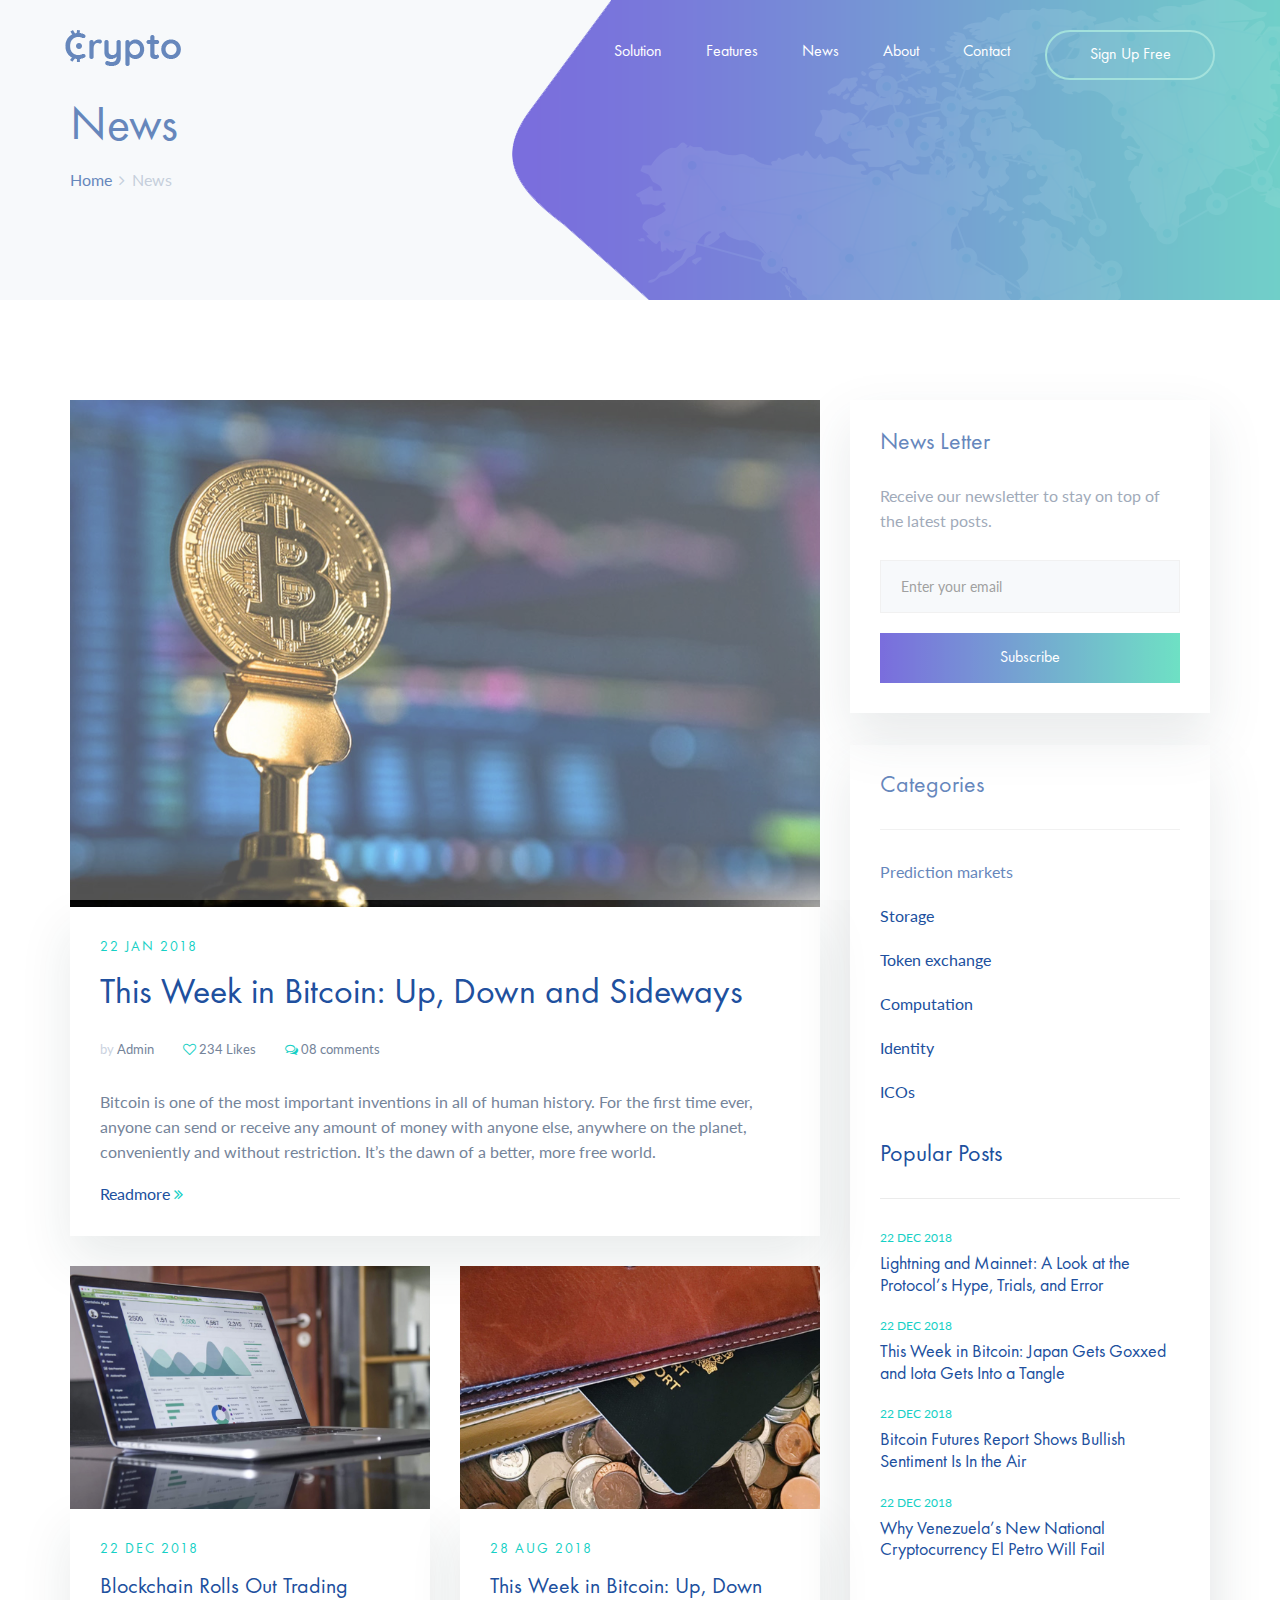
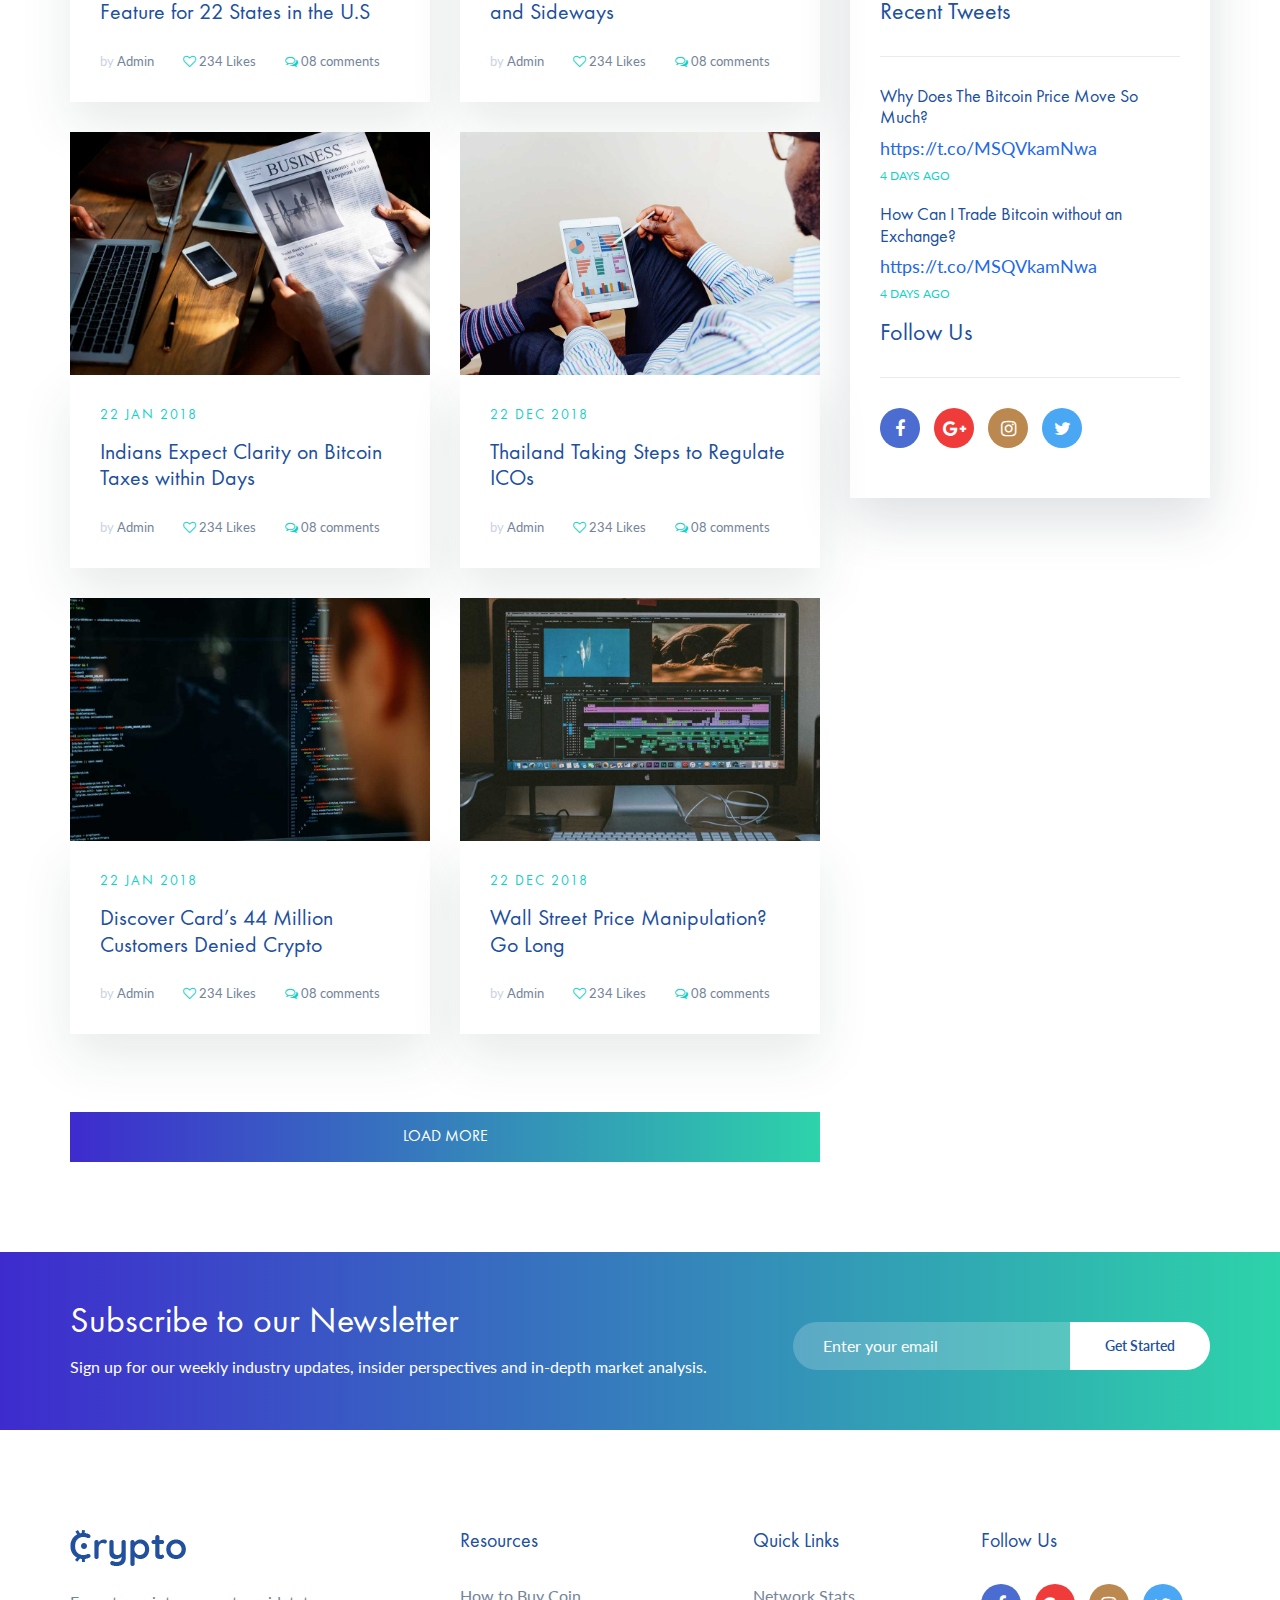
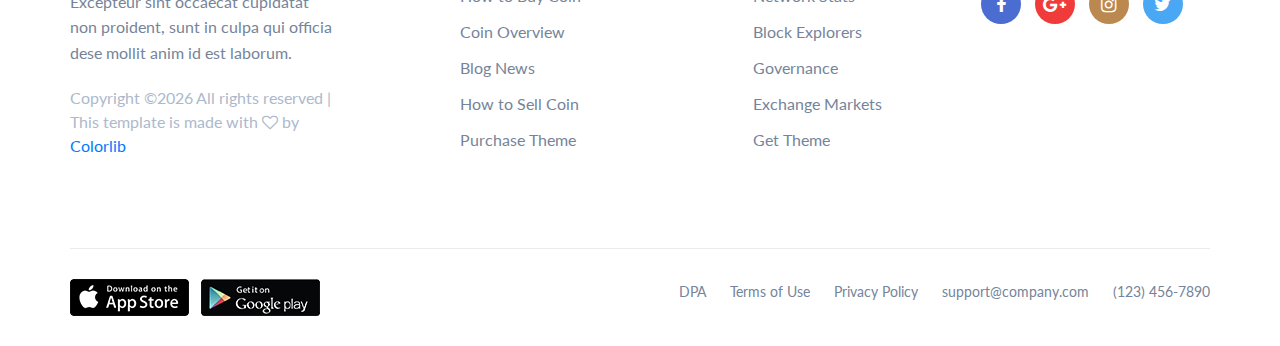
<file: crypto eazy/blog.html>
<!DOCTYPE html>
<html lang="en">
<head>
	<title>Cryptocurrency - Landing Page Template</title>
	<meta charset="UTF-8">
	<meta name="description" content="Cryptocurrency Landing Page Template">
	<meta name="keywords" content="cryptocurrency, unica, creative, html">
	<meta name="viewport" content="width=device-width, initial-scale=1.0">
	<!-- Favicon -->
	<link href="img/favicon.ico" rel="shortcut icon"/>

	<!-- Google Fonts -->
	<link href="https://fonts.googleapis.com/css?family=Lato" rel="stylesheet">

	<!-- Stylesheets -->
	<link rel="stylesheet" href="css/bootstrap.min.css"/>
	<link rel="stylesheet" href="css/font-awesome.min.css"/>
	<link rel="stylesheet" href="css/themify-icons.css"/>
	<link rel="stylesheet" href="css/owl.carousel.css"/>
	<link rel="stylesheet" href="css/style.css"/>


	<!--[if lt IE 9]>
	  <script src="https://oss.maxcdn.com/html5shiv/3.7.2/html5shiv.min.js"></script>
	  <script src="https://oss.maxcdn.com/respond/1.4.2/respond.min.js"></script>
	<![endif]-->

</head>
<body>
	<!-- Page Preloder -->
	<div id="preloder">
		<div class="loader"></div>
	</div>

	<!-- Header section -->
	<header class="header-section clearfix">
		<div class="container-fluid">
			<a href="index.html" class="site-logo">
				<img src="img/logo.png" alt="">
			</a>
			<div class="responsive-bar"><i class="fa fa-bars"></i></div>
			<a href="" class="user"><i class="fa fa-user"></i></a>
			<a href="" class="site-btn">Sign Up Free</a>
			<nav class="main-menu">
				<ul class="menu-list">
					<li><a href="">Solution</a></li>
					<li><a href="">Features</a></li>
					<li><a href="">News</a></li>
					<li><a href="">About</a></li>
					<li><a href="">Contact</a></li>
				</ul>
			</nav>
		</div>
	</header>
	<!-- Header section end -->

	<!-- Page info section -->
	<section class="page-info-section">
		<div class="container">
			<h2>News</h2>
			<div class="site-beradcamb">
				<a href="">Home</a>
				<span><i class="fa fa-angle-right"></i> News</span>
			</div>
		</div>
	</section>
	<!-- Page info end -->



	<!-- Blog section -->
	<section class="blog-page spad">
		<div class="container">
			<div class="row">
				<div class="col-lg-8">
					<div class="row">
						<!-- blog item -->
						<div class="col-md-12">
							<div class="blog-item bi-feature">
								<figure class="blog-thumb">
									<img src="img/blog/2.jpg" alt="">
								</figure>
								<div class="blog-text">
									<div class="post-date">22 jan 2018</div>
									<h4 class="blog-title"><a href="single-blog.html">This Week in Bitcoin: Up, Down and Sideways</a></h4>
									<div class="post-meta">
										<a href=""><span>by</span> Admin</a>
										<a href=""><i class="fa fa-heart-o"></i> 234 Likes</a>
										<a href=""><i class="fa fa-comments-o"></i> 08 comments</a>
									</div>
									<p>Bitcoin is one of the most important inventions in all of human history. For the first time ever, anyone can send or receive any amount of money with anyone else, anywhere on the planet, conveniently and without restriction. It’s the dawn of a better, more free world.</p>
									<a href="" class="readmore">Readmore <i class="fa fa-angle-double-right"></i></a>
								</div>
							</div>
						</div>
						<!-- blog item -->
						<div class="col-md-6">
							<div class="blog-item">
								<figure class="blog-thumb">
									<img src="img/blog/1.jpg" alt="">
								</figure>
								<div class="blog-text">
									<div class="post-date">22 dec 2018</div>
									<h4 class="blog-title"><a href="single-blog.html">Blockchain Rolls Out Trading Feature for 22 States in the U.S</a></h4>
									<div class="post-meta">
										<a href=""><span>by</span> Admin</a>
										<a href=""><i class="fa fa-heart-o"></i> 234 Likes</a>
										<a href=""><i class="fa fa-comments-o"></i> 08 comments</a>
									</div>
								</div>
							</div>
						</div>
						<!-- blog item -->
						<div class="col-md-6">
							<div class="blog-item">
								<figure class="blog-thumb">
									<img src="img/blog/3.jpg" alt="">
								</figure>
								<div class="blog-text">
									<div class="post-date">28 aug 2018</div>
									<h4 class="blog-title"><a href="single-blog.html">This Week in Bitcoin: Up, Down and Sideways</a></h4>
									<div class="post-meta">
										<a href=""><span>by</span> Admin</a>
										<a href=""><i class="fa fa-heart-o"></i> 234 Likes</a>
										<a href=""><i class="fa fa-comments-o"></i> 08 comments</a>
									</div>
								</div>
							</div>
						</div>
						<!-- blog item -->
						<div class="col-md-6">
							<div class="blog-item">
								<figure class="blog-thumb">
									<img src="img/blog/4.jpg" alt="">
								</figure>
								<div class="blog-text">
									<div class="post-date">22 jan 2018</div>
									<h4 class="blog-title"><a href="single-blog.html">Indians Expect Clarity on Bitcoin Taxes within Days</a></h4>
									<div class="post-meta">
										<a href=""><span>by</span> Admin</a>
										<a href=""><i class="fa fa-heart-o"></i> 234 Likes</a>
										<a href=""><i class="fa fa-comments-o"></i> 08 comments</a>
									</div>
								</div>
							</div>
						</div>
						<!-- blog item -->
						<div class="col-md-6">
							<div class="blog-item">
								<figure class="blog-thumb">
									<img src="img/blog/5.jpg" alt="">
								</figure>
								<div class="blog-text">
									<div class="post-date">22 dec 2018</div>
									<h4 class="blog-title"><a href="single-blog.html">Thailand Taking Steps to Regulate ICOs</a></h4>
									<div class="post-meta">
										<a href=""><span>by</span> Admin</a>
										<a href=""><i class="fa fa-heart-o"></i> 234 Likes</a>
										<a href=""><i class="fa fa-comments-o"></i> 08 comments</a>
									</div>
								</div>
							</div>
						</div>
						<!-- blog item -->
						<div class="col-md-6">
							<div class="blog-item">
								<figure class="blog-thumb">
									<img src="img/blog/6.jpg" alt="">
								</figure>
								<div class="blog-text">
									<div class="post-date">22 jan 2018</div>
									<h4 class="blog-title"><a href="single-blog.html">Discover Card’s 44 Million Customers Denied Crypto</a></h4>
									<div class="post-meta">
										<a href=""><span>by</span> Admin</a>
										<a href=""><i class="fa fa-heart-o"></i> 234 Likes</a>
										<a href=""><i class="fa fa-comments-o"></i> 08 comments</a>
									</div>
								</div>
							</div>
						</div>
						<!-- blog item -->
						<div class="col-md-6">
							<div class="blog-item">
								<figure class="blog-thumb">
									<img src="img/blog/7.jpg" alt="">
								</figure>
								<div class="blog-text">
									<div class="post-date">22 dec 2018</div>
									<h4 class="blog-title"><a href="single-blog.html">Wall Street Price Manipulation? Go Long</a></h4>
									<div class="post-meta">
										<a href=""><span>by</span> Admin</a>
										<a href=""><i class="fa fa-heart-o"></i> 234 Likes</a>
										<a href=""><i class="fa fa-comments-o"></i> 08 comments</a>
									</div>
								</div>
							</div>
						</div>
					</div>
					<button class="post-loadmore site-btn sb-gradients sbg-line mt-5">LOAD MORE</button>
				</div>
				<div class="col-lg-4 col-md-6 sideber pt-5 pt-lg-0">
					<div class="widget-area">
						<h4 class="widget-title">News Letter</h4>
						<p>Receive our newsletter to stay on top of the latest posts.</p>
						<form class="widget-subscribe-from">
							<input type="text" placeholder="Enter your email">
							<button class="site-btn sb-full-- sb-gradients">Subscribe</button>
						</form>
					</div>
					<div class="widget-area">
						<div class="widget">
							<h4 class="widget-title">Categories</h4>
							<ul>
								<li><a href="#">Prediction markets</a></li>
								<li><a href="#">Storage</a></li>
								<li><a href="#">Token exchange</a></li>
								<li><a href="#">Computation</a></li>
								<li><a href="#">Identity</a></li>
								<li><a href="#">ICOs</a></li>
							</ul>
						</div>
						<div class="widget">
							<h4 class="widget-title">Popular Posts</h4>
							<ul class="popular-posts">
								<li>
									<span>22 dec 2018</span>
									<h5><a href="">Lightning and Mainnet: A Look at the Protocol’s Hype, Trials, and Error</a></h5>
								</li>
								<li>
									<span>22 dec 2018</span>
									<h5><a href="">This Week in Bitcoin: Japan Gets Goxxed and Iota Gets Into a Tangle</a></h5>
								</li>
								<li>
									<span>22 dec 2018</span>
									<h5><a href="">Bitcoin Futures Report Shows Bullish Sentiment Is In the Air</a></h5>
								</li>
								<li>
									<span>22 dec 2018</span>
									<h5><a href="">Why Venezuela’s New National Cryptocurrency El Petro Will Fail</a></h5>
								</li>
							</ul>
						</div>
						<div class="widget">
							<h4 class="widget-title">Recent Tweets</h4>
							<ul class="twitter-widget">
								<li>
									<h5>Why Does The Bitcoin Price Move So Much?</h5>
									<a href="https://t.co/MSQVkamNwa">https://t.co/MSQVkamNwa</a>
									<span>4 days ago</span>
								</li>
								<li>
									<h5>How Can I Trade Bitcoin without an Exchange?</h5>
									<a href="https://t.co/MSQVkamNwa">https://t.co/MSQVkamNwa</a>
									<span>4 days ago</span>
								</li>
							</ul>
						</div>
						<div class="widget">
							<h4 class="widget-title">Follow Us</h4>
							<div class="social">
								<a href="" class="facebook"><i class="fa fa-facebook"></i></a>
								<a href="" class="google"><i class="fa fa-google-plus"></i></a>
								<a href="" class="instagram"><i class="fa fa-instagram"></i></a>
								<a href="" class="twitter"><i class="fa fa-twitter"></i></a>
							</div>
						</div>
					</div>
				</div>
			</div>
		</div>
	</section>
	<!-- Blog section end -->


	<!-- Newsletter section -->
	<section class="newsletter-section gradient-bg">
		<div class="container text-white">
			<div class="row">
				<div class="col-lg-7 newsletter-text">
					<h2>Subscribe to our Newsletter</h2>
					<p>Sign up for our weekly industry updates, insider perspectives and in-depth market analysis.</p>
				</div>
				<div class="col-lg-5 col-md-8 offset-lg-0 offset-md-2">
					<form class="newsletter-form">
						<input type="text" placeholder="Enter your email">
						<button>Get Started</button>
					</form>
				</div>
			</div>
		</div>
	</section>
	<!-- Newsletter section end -->


	<!-- Footer section -->
	<footer class="footer-section">
		<div class="container">
			<div class="row spad">
				<div class="col-md-6 col-lg-3 footer-widget">
					<img src="img/logo.png" class="mb-4" alt="">
					<p>Excepteur sint occaecat cupidatat non proident, sunt in culpa qui officia dese mollit anim id est laborum.</p>
					<span><!-- Link back to Colorlib can't be removed. Template is licensed under CC BY 3.0. -->
Copyright &copy;<script>document.write(new Date().getFullYear());</script> All rights reserved | This template is made with <i class="fa fa-heart-o" aria-hidden="true"></i> by <a href="https://colorlib.com" target="_blank">Colorlib</a>
<!-- Link back to Colorlib can't be removed. Template is licensed under CC BY 3.0. --></span>
				</div>
				<div class="col-md-6 col-lg-2 offset-lg-1 footer-widget">
					<h5 class="widget-title">Resources</h5>
					<ul>
						<li><a href="#">How to Buy Coin</a></li>
						<li><a href="#">Coin Overview</a></li>
						<li><a href="#">Blog News</a></li>
						<li><a href="#">How to Sell Coin</a></li>
						<li><a href="#">Purchase Theme</a></li>
					</ul>
				</div>
				<div class="col-md-6 col-lg-2 offset-lg-1 footer-widget">
					<h5 class="widget-title">Quick Links</h5>
					<ul>
						<li><a href="#">Network Stats</a></li>
						<li><a href="#">Block Explorers</a></li>
						<li><a href="#">Governance</a></li>
						<li><a href="#">Exchange Markets</a></li>
						<li><a href="#">Get Theme</a></li>
					</ul>
				</div>
				<div class="col-md-6 col-lg-3 footer-widget pl-lg-5 pl-3">
					<h5 class="widget-title">Follow Us</h5>
					<div class="social">
						<a href="" class="facebook"><i class="fa fa-facebook"></i></a>
						<a href="" class="google"><i class="fa fa-google-plus"></i></a>
						<a href="" class="instagram"><i class="fa fa-instagram"></i></a>
						<a href="" class="twitter"><i class="fa fa-twitter"></i></a>
					</div>
				</div>
			</div>
			<div class="footer-bottom">
				<div class="row">
					<div class="col-lg-4 store-links text-center text-lg-left pb-3 pb-lg-0">
						<a href=""><img src="img/appstore.png" alt="" class="mr-2"></a>
						<a href=""><img src="img/playstore.png" alt=""></a>
					</div>
					<div class="col-lg-8 text-center text-lg-right">
						<ul class="footer-nav">
							<li><a href="">DPA</a></li>
							<li><a href="">Terms of Use</a></li>
							<li><a href="">Privacy Policy </a></li>
							<li><a href="">support@company.com</a></li>
							<li><a href="">(123) 456-7890</a></li>
						</ul>
					</div>
				</div>
			</div>
		</div>
	</footer>


	<!--====== Javascripts & Jquery ======-->
	<script src="js/jquery-3.2.1.min.js"></script>
	<script src="js/owl.carousel.min.js"></script>
	<script src="js/main.js"></script>
</body>
</html>
</file>
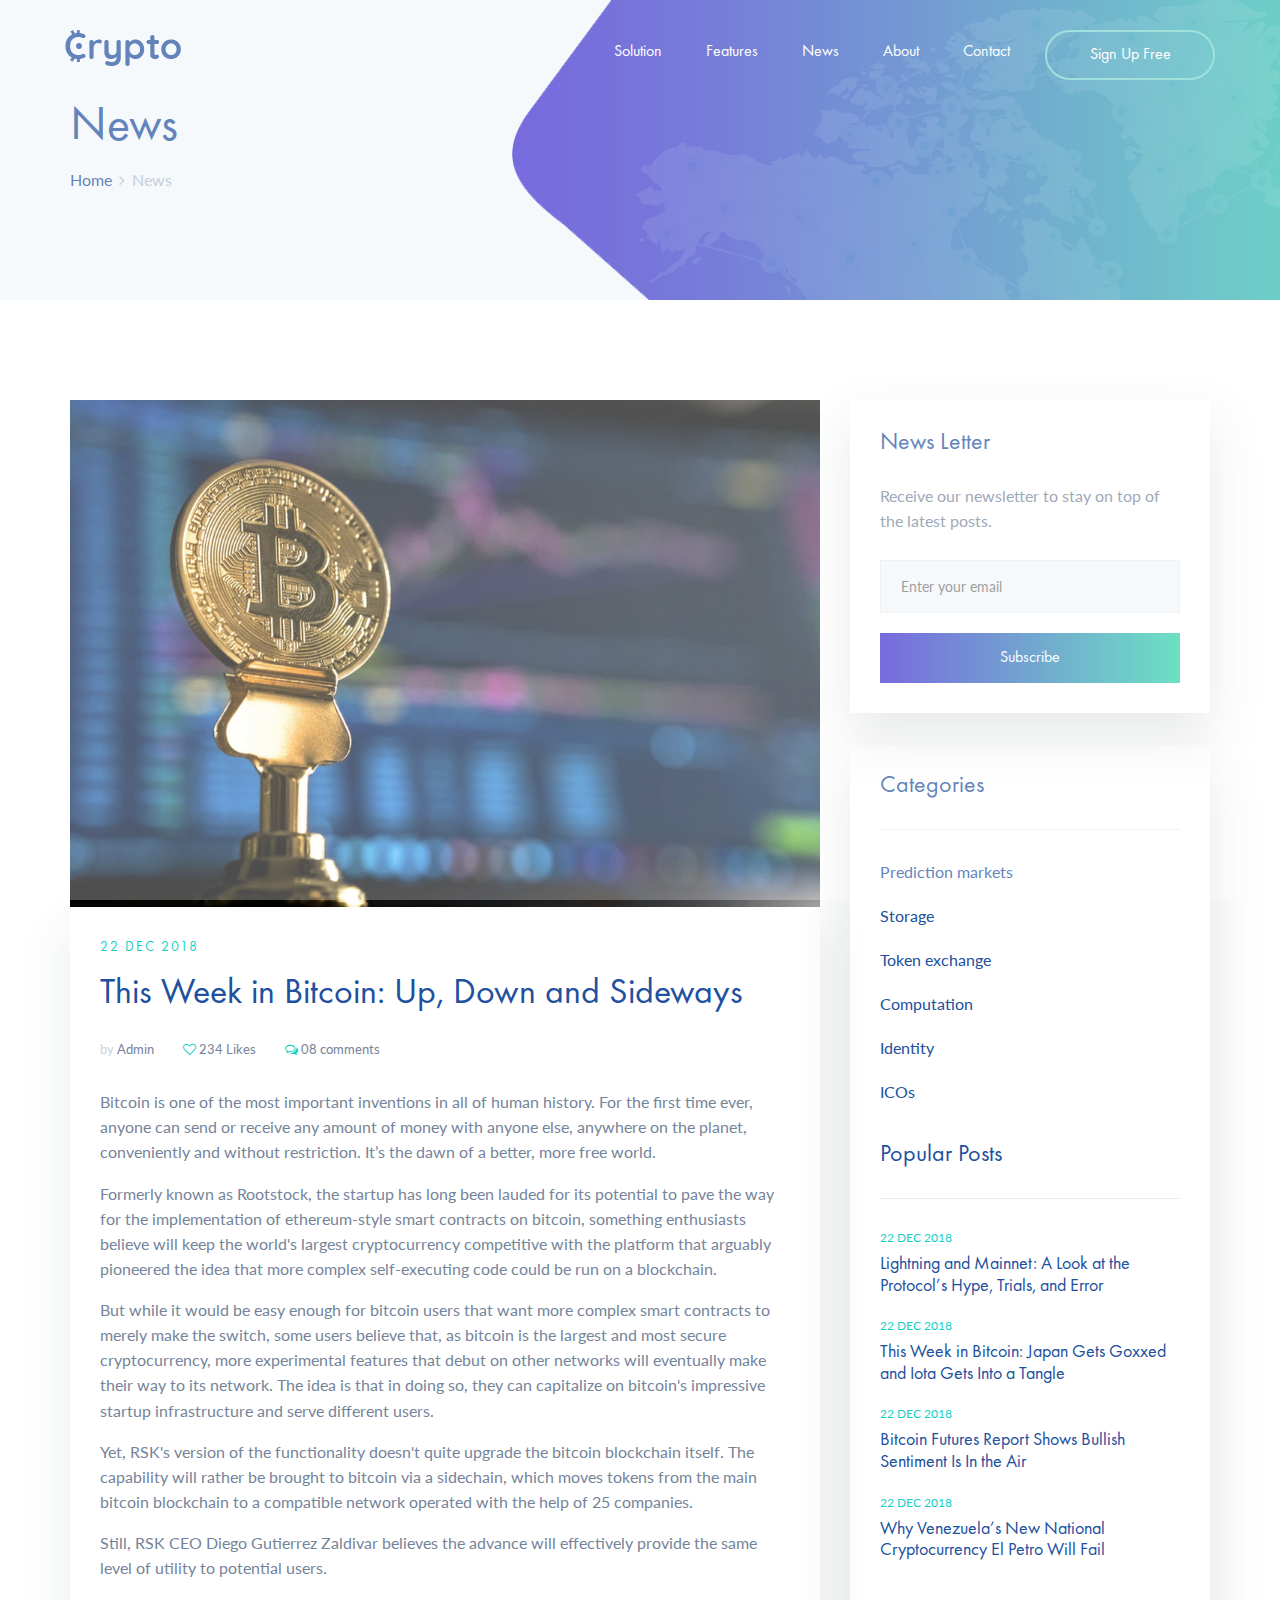
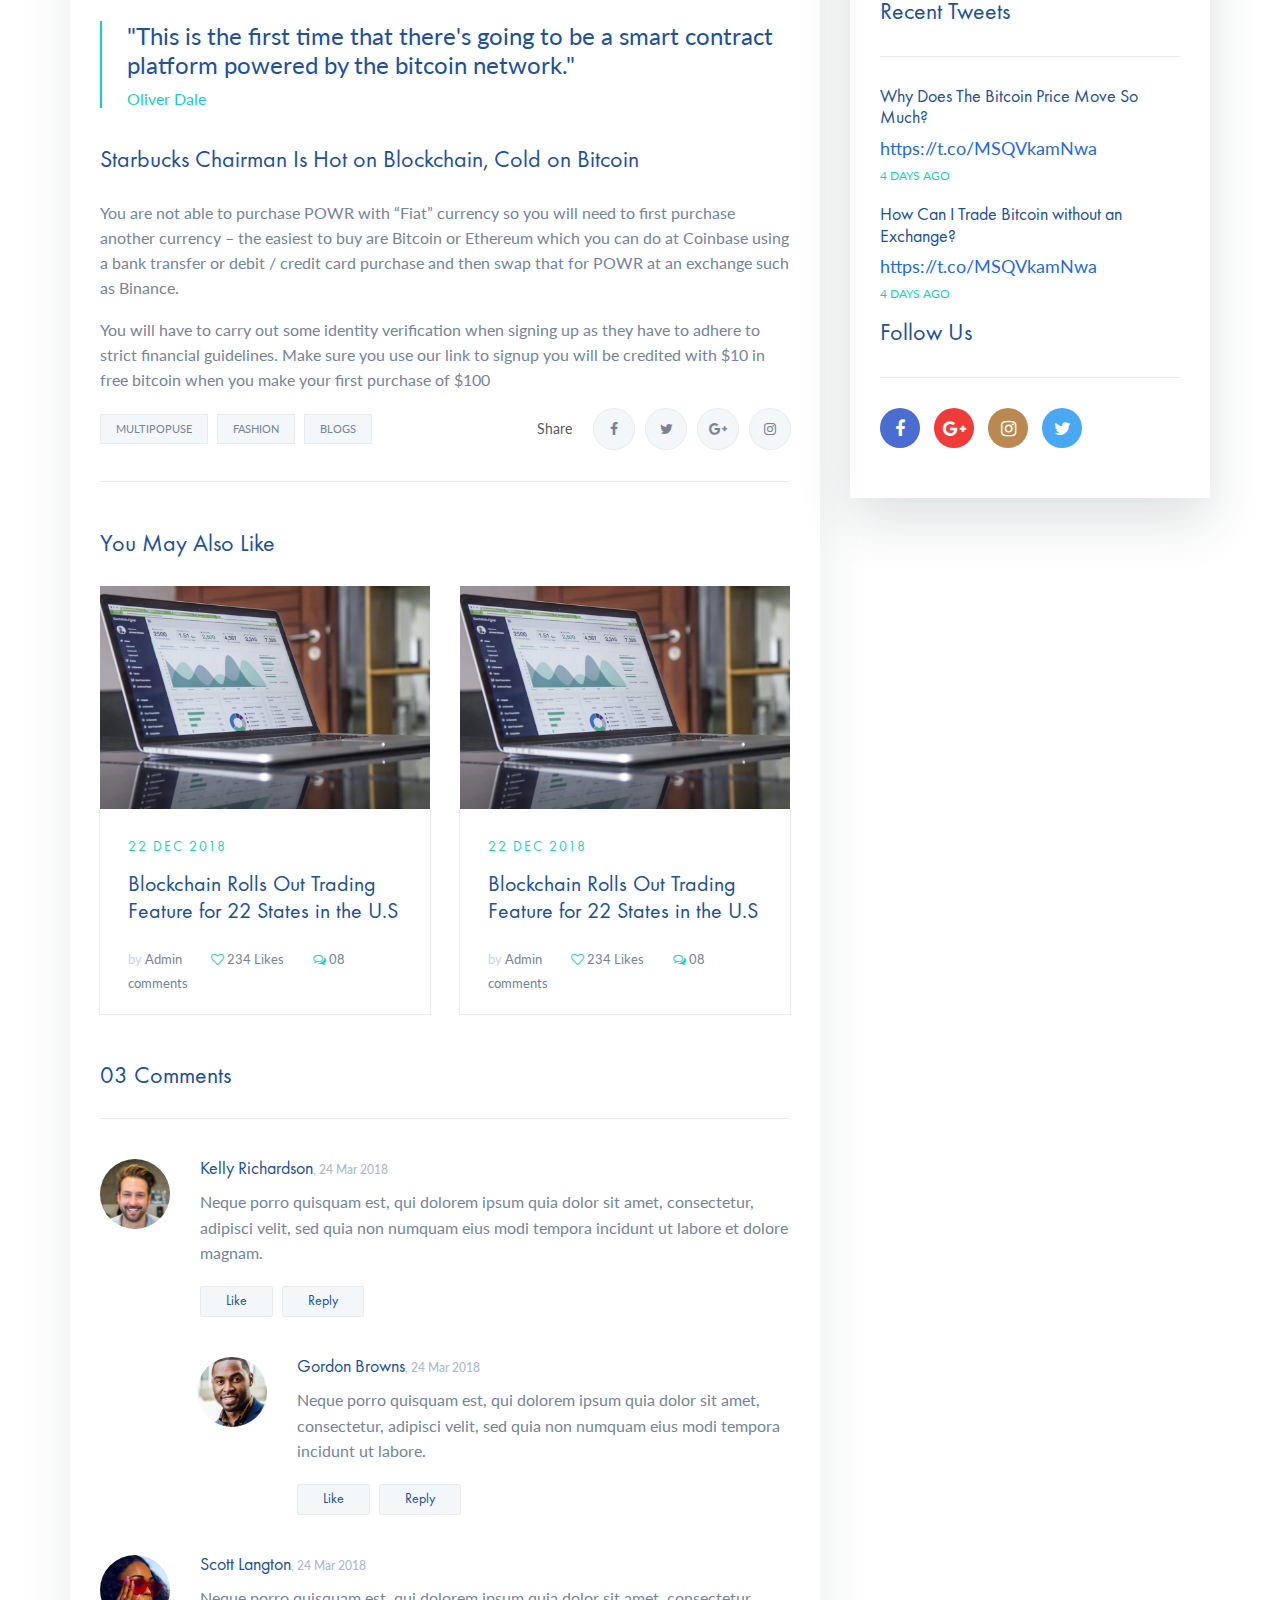
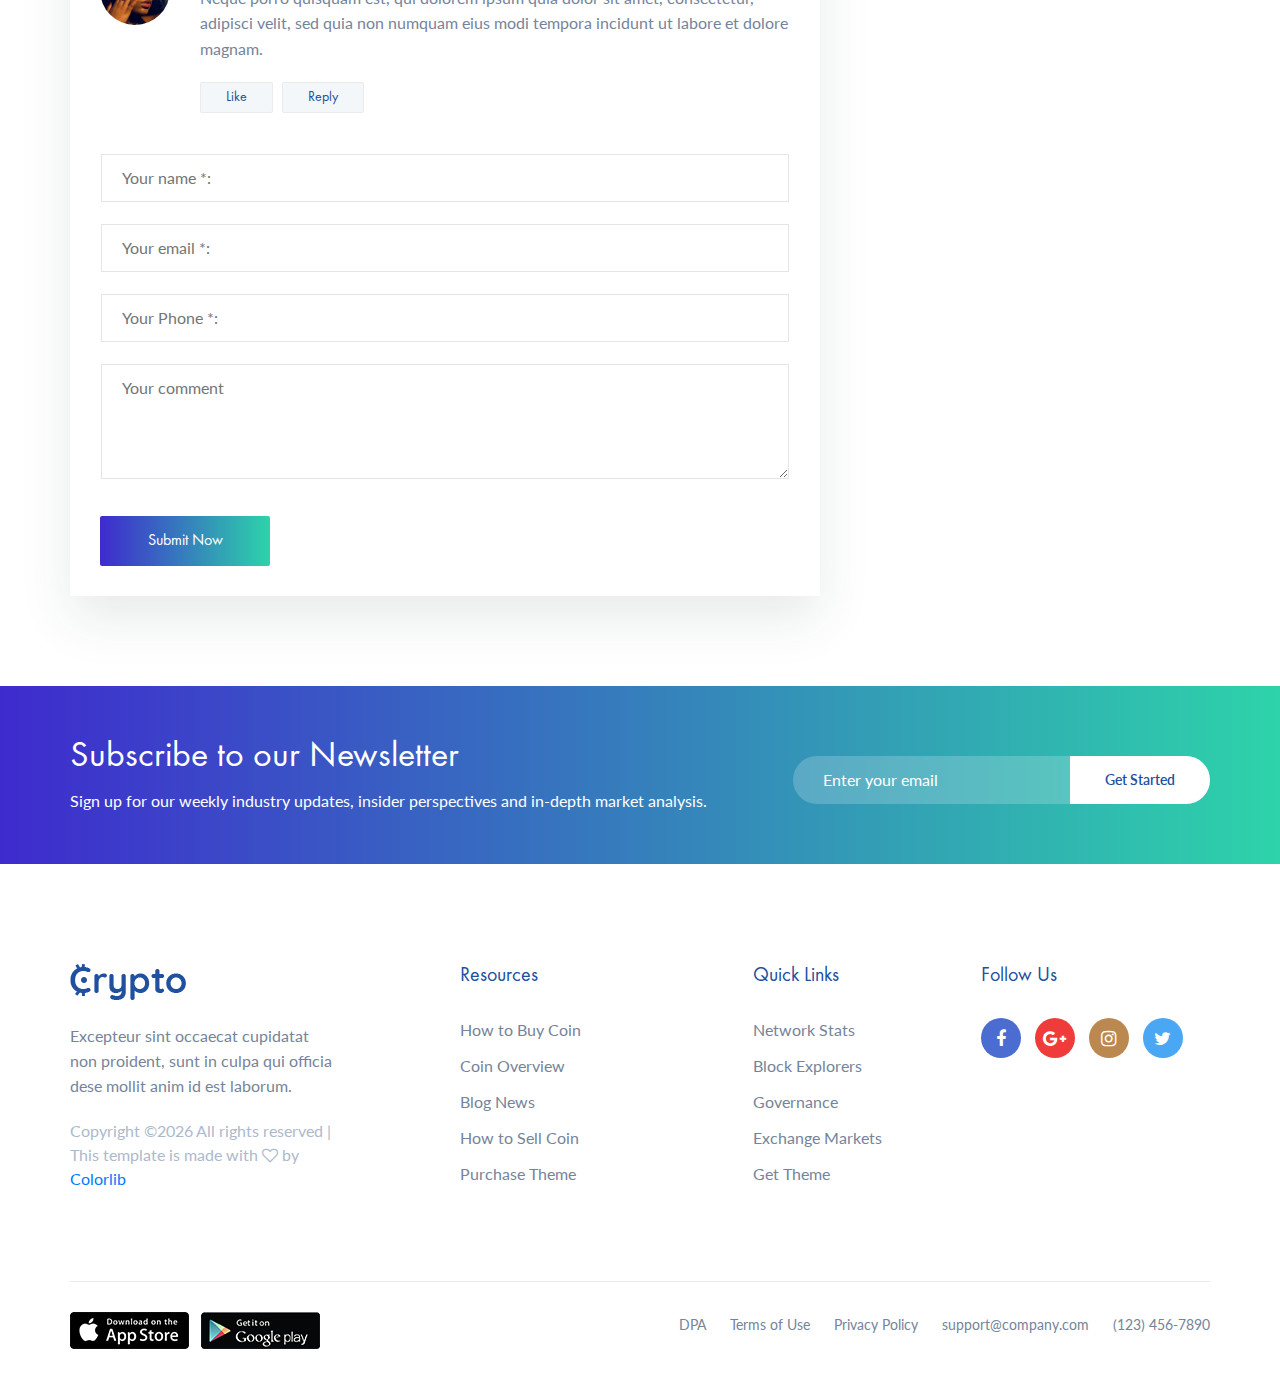
<file: crypto eazy/single-blog.html>
<!DOCTYPE html>
<html lang="en">
<head>
	<title>Cryptocurrency - Landing Page Template</title>
	<meta charset="UTF-8">
	<meta name="description" content="Cryptocurrency Landing Page Template">
	<meta name="keywords" content="cryptocurrency, unica, creative, html">
	<meta name="viewport" content="width=device-width, initial-scale=1.0">
	<!-- Favicon -->
	<link href="img/favicon.ico" rel="shortcut icon"/>

	<!-- Google Fonts -->
	<link href="https://fonts.googleapis.com/css?family=Lato" rel="stylesheet">

	<!-- Stylesheets -->
	<link rel="stylesheet" href="css/bootstrap.min.css"/>
	<link rel="stylesheet" href="css/font-awesome.min.css"/>
	<link rel="stylesheet" href="css/themify-icons.css"/>
	<link rel="stylesheet" href="css/owl.carousel.css"/>
	<link rel="stylesheet" href="css/style.css"/>


	<!--[if lt IE 9]>
	  <script src="https://oss.maxcdn.com/html5shiv/3.7.2/html5shiv.min.js"></script>
	  <script src="https://oss.maxcdn.com/respond/1.4.2/respond.min.js"></script>
	<![endif]-->

</head>
<body>
	<!-- Page Preloder -->
	<div id="preloder">
		<div class="loader"></div>
	</div>

	<!-- Header section -->
	<header class="header-section clearfix">
		<div class="container-fluid">
			<a href="index.html" class="site-logo">
				<img src="img/logo.png" alt="">
			</a>
			<div class="responsive-bar"><i class="fa fa-bars"></i></div>
			<a href="" class="user"><i class="fa fa-user"></i></a>
			<a href="" class="site-btn">Sign Up Free</a>
			<nav class="main-menu">
				<ul class="menu-list">
					<li><a href="">Solution</a></li>
					<li><a href="">Features</a></li>
					<li><a href="">News</a></li>
					<li><a href="">About</a></li>
					<li><a href="">Contact</a></li>
				</ul>
			</nav>
		</div>
	</header>
	<!-- Header section end -->


	<!-- Page info section -->
	<section class="page-info-section">
		<div class="container">
			<h2>News</h2>
			<div class="site-beradcamb">
				<a href="">Home</a>
				<span><i class="fa fa-angle-right"></i> News</span>
			</div>
		</div>
	</section>
	<!-- Page info end -->


	<!-- Blog section -->
	<section class="single-blog-page spad">
		<div class="container">
			<div class="row">
				<div class="col-lg-8">
					<div class="blog-item bi-feature">
						<figure class="blog-thumb">
							<img src="img/blog/2.jpg" alt="">
						</figure>
						<div class="blog-text">
							<div class="post-date">22 dec 2018</div>
							<h2 class="blog-title"><a href="">This Week in Bitcoin: Up, Down and Sideways</a></h2>
							<div class="post-meta">
								<a href=""><span>by</span> Admin</a>
								<a href=""><i class="fa fa-heart-o"></i> 234 Likes</a>
								<a href=""><i class="fa fa-comments-o"></i> 08 comments</a>
							</div>
							<p>Bitcoin is one of the most important inventions in all of human history. For the first time ever, anyone can send or receive any amount of money with anyone else, anywhere on the planet, conveniently and without restriction. It’s the dawn of a better, more free world.</p>
							<p>Formerly known as Rootstock, the startup has long been lauded for its potential to pave the way for the implementation of ethereum-style smart contracts on bitcoin, something enthusiasts believe will keep the world's largest cryptocurrency competitive with the platform that arguably pioneered the idea that more complex self-executing code could be run on a blockchain.</p>
							<p>But while it would be easy enough for bitcoin users that want more complex smart contracts to merely make the switch, some users believe that, as bitcoin is the largest and most secure cryptocurrency, more experimental features that debut on other networks will eventually make their way to its network. The idea is that in doing so, they can capitalize on bitcoin's impressive startup infrastructure and serve different users.</p>
							<p>Yet, RSK's version of the functionality doesn't quite upgrade the bitcoin blockchain itself. The capability will rather be brought to bitcoin via a sidechain, which moves tokens from the main bitcoin blockchain to a compatible network operated with the help of 25 companies.</p>
							<p>Still, RSK CEO Diego Gutierrez Zaldivar believes the advance will effectively provide the same level of utility to potential users.</p>
							<blockquote>
								"This is the first time that there's going to be a smart contract platform powered by the bitcoin network."
								<span>Oliver Dale </span>
							</blockquote>
							<h4 class="mb-4">Starbucks Chairman Is Hot on Blockchain, Cold on Bitcoin</h4>
							<p>You are not able to purchase POWR with “Fiat” currency so you will need to first purchase another currency – the easiest to buy are Bitcoin or Ethereum which you can do at Coinbase using a bank transfer or debit / credit card purchase and then swap that for POWR at an exchange such as Binance.</p>
							<p>You will have to carry out some identity verification when signing up as they have to adhere to strict financial guidelines. Make sure you use our link to signup you will be credited with $10 in free bitcoin when you make your first purchase of $100</p>
							<div class="row">
								<div class="col-sm-7">
									<div class="post-tags">
										<a href="#">Multipopuse</a>
										<a href="#">Fashion</a>
										<a href="#">Blogs</a>
									</div>
								</div>
								<div class="col-sm-5">
									<div class="social-share">
										<p>Share</p>
										<a href=""><i class="fa fa-facebook"></i></a>
										<a href=""><i class="fa fa-twitter"></i></a>
										<a href=""><i class="fa fa-google-plus"></i></a>
										<a href=""><i class="fa fa-instagram"></i></a>
									</div>
								</div>
							</div>
							<div class="releted-posts">
								<h4>You May Also Like</h4>
								<div class="row">
									<div class="col-md-6">
										<div class="blog-item">
											<figure class="blog-thumb">
												<img src="img/blog/1.jpg" alt="">
											</figure>
											<div class="blog-text">
												<div class="post-date">22 dec 2018</div>
												<h4 class="blog-title"><a href="">Blockchain Rolls Out Trading Feature for 22 States in the U.S</a></h4>
												<div class="post-meta">
													<a href=""><span>by</span> Admin</a>
													<a href=""><i class="fa fa-heart-o"></i> 234 Likes</a>
													<a href=""><i class="fa fa-comments-o"></i> 08 comments</a>
												</div>
											</div>
										</div>
									</div>
									<div class="col-md-6">
										<div class="blog-item">
											<figure class="blog-thumb">
												<img src="img/blog/1.jpg" alt="">
											</figure>
											<div class="blog-text">
												<div class="post-date">22 dec 2018</div>
												<h4 class="blog-title"><a href="">Blockchain Rolls Out Trading Feature for 22 States in the U.S</a></h4>
												<div class="post-meta">
													<a href=""><span>by</span> Admin</a>
													<a href=""><i class="fa fa-heart-o"></i> 234 Likes</a>
													<a href=""><i class="fa fa-comments-o"></i> 08 comments</a>
												</div>
											</div>
										</div>
									</div>
								</div>
							</div>
							<div class="comment-area">
								<h4>03 Comments</h4>
								<ul class="comment-list">
									<li>
										<div class="comment">
											<div class="comment-avator set-bg" data-setbg="img/blog/comment/1.jpg"></div>
											<div class="comment-content">
												<h5>Kelly Richardson<span>, 24 Mar 2018</span></h5>
												<p>Neque porro quisquam est, qui dolorem ipsum quia dolor sit amet, consectetur, adipisci velit, sed quia non numquam eius modi tempora incidunt ut labore et dolore magnam.</p>
												<a href="" class="c-btn">Like</a>
												<a href="" class="c-btn">Reply</a>
											</div>
										</div>
										<ul class="replay-comment-list">
											<li>
												<div class="comment">
													<div class="comment-avator set-bg" data-setbg="img/blog/comment/2.jpg"></div>
													<div class="comment-content">
														<h5>Gordon Browns<span>, 24 Mar 2018</span></h5>
														<p>Neque porro quisquam est, qui dolorem ipsum quia dolor sit amet, consectetur, adipisci velit, sed quia non numquam eius modi tempora incidunt ut labore.</p>
														<a href="" class="c-btn">Like</a>
														<a href="" class="c-btn">Reply</a>
													</div>
												</div>
											</li>
										</ul>
									</li>
									<li>
										<div class="comment">
											<div class="comment-avator set-bg" data-setbg="img/blog/comment/3.jpg"></div>
											<div class="comment-content">
												<h5>Scott Langton<span>, 24 Mar 2018</span></h5>
												<p>Neque porro quisquam est, qui dolorem ipsum quia dolor sit amet, consectetur, adipisci velit, sed quia non numquam eius modi tempora incidunt ut labore et dolore magnam.</p>
												<a href="" class="c-btn">Like</a>
												<a href="" class="c-btn">Reply</a>
											</div>
										</div>
									</li>
								</ul>
							</div>
							<div class="comment-form-area">
								<form class="comment-form">
									<div class="form-group">
										<input type="text" placeholder="Your name *:">
										<label></label>
									</div>
									<div class="form-group">
										<input type="email" placeholder="Your email *:">
										<label></label>
									</div>
									<div class="form-group">
										<input type="text" placeholder="Your Phone *:">
										<label></label>
									</div>
									<div class="form-group clearfix">
										<textarea placeholder="Your comment"></textarea>
										<label></label>
									</div>
									<button class="site-btn sb-gradients no-radius mt-3">Submit Now</button>
								</form>
							</div>
						</div>
					</div>
				</div>
				<div class="col-lg-4 col-md-6 sideber pt-5 pt-lg-0">
					<div class="widget-area">
						<h4 class="widget-title">News Letter</h4>
						<p>Receive our newsletter to stay on top of the latest posts.</p>
						<form class="widget-subscribe-from">
							<input type="text" placeholder="Enter your email">
							<button class="site-btn sb-full-- sb-gradients">Subscribe</button>
						</form>
					</div>
					<div class="widget-area">
						<div class="widget">
							<h4 class="widget-title">Categories</h4>
							<ul>
								<li><a href="#">Prediction markets</a></li>
								<li><a href="#">Storage</a></li>
								<li><a href="#">Token exchange</a></li>
								<li><a href="#">Computation</a></li>
								<li><a href="#">Identity</a></li>
								<li><a href="#">ICOs</a></li>
							</ul>
						</div>
						<div class="widget">
							<h4 class="widget-title">Popular Posts</h4>
							<ul class="popular-posts">
								<li>
									<span>22 dec 2018</span>
									<h5><a href="">Lightning and Mainnet: A Look at the Protocol’s Hype, Trials, and Error</a></h5>
								</li>
								<li>
									<span>22 dec 2018</span>
									<h5><a href="">This Week in Bitcoin: Japan Gets Goxxed and Iota Gets Into a Tangle</a></h5>
								</li>
								<li>
									<span>22 dec 2018</span>
									<h5><a href="">Bitcoin Futures Report Shows Bullish Sentiment Is In the Air</a></h5>
								</li>
								<li>
									<span>22 dec 2018</span>
									<h5><a href="">Why Venezuela’s New National Cryptocurrency El Petro Will Fail</a></h5>
								</li>
							</ul>
						</div>
						<div class="widget">
							<h4 class="widget-title">Recent Tweets</h4>
							<ul class="twitter-widget">
								<li>
									<h5>Why Does The Bitcoin Price Move So Much?</h5>
									<a href="https://t.co/MSQVkamNwa">https://t.co/MSQVkamNwa</a>
									<span>4 days ago</span>
								</li>
								<li>
									<h5>How Can I Trade Bitcoin without an Exchange?</h5>
									<a href="https://t.co/MSQVkamNwa">https://t.co/MSQVkamNwa</a>
									<span>4 days ago</span>
								</li>
							</ul>
						</div>
						<div class="widget">
							<h4 class="widget-title">Follow Us</h4>
							<div class="social">
								<a href="" class="facebook"><i class="fa fa-facebook"></i></a>
								<a href="" class="google"><i class="fa fa-google-plus"></i></a>
								<a href="" class="instagram"><i class="fa fa-instagram"></i></a>
								<a href="" class="twitter"><i class="fa fa-twitter"></i></a>
							</div>
						</div>
					</div>
				</div>
			</div>
		</div>
	</section>
	<!-- Blog section end -->


	<!-- Newsletter section -->
	<section class="newsletter-section gradient-bg">
		<div class="container text-white">
			<div class="row">
				<div class="col-lg-7 newsletter-text">
					<h2>Subscribe to our Newsletter</h2>
					<p>Sign up for our weekly industry updates, insider perspectives and in-depth market analysis.</p>
				</div>
				<div class="col-lg-5 col-md-8 offset-lg-0 offset-md-2">
					<form class="newsletter-form">
						<input type="text" placeholder="Enter your email">
						<button>Get Started</button>
					</form>
				</div>
			</div>
		</div>
	</section>
	<!-- Newsletter section end -->


	<!-- Footer section -->
	<footer class="footer-section">
		<div class="container">
			<div class="row spad">
				<div class="col-md-6 col-lg-3 footer-widget">
					<img src="img/logo.png" class="mb-4" alt="">
					<p>Excepteur sint occaecat cupidatat non proident, sunt in culpa qui officia dese mollit anim id est laborum.</p>
					<span><!-- Link back to Colorlib can't be removed. Template is licensed under CC BY 3.0. -->
Copyright &copy;<script>document.write(new Date().getFullYear());</script> All rights reserved | This template is made with <i class="fa fa-heart-o" aria-hidden="true"></i> by <a href="https://colorlib.com" target="_blank">Colorlib</a>
<!-- Link back to Colorlib can't be removed. Template is licensed under CC BY 3.0. --></span>
				</div>
				<div class="col-md-6 col-lg-2 offset-lg-1 footer-widget">
					<h5 class="widget-title">Resources</h5>
					<ul>
						<li><a href="#">How to Buy Coin</a></li>
						<li><a href="#">Coin Overview</a></li>
						<li><a href="#">Blog News</a></li>
						<li><a href="#">How to Sell Coin</a></li>
						<li><a href="#">Purchase Theme</a></li>
					</ul>
				</div>
				<div class="col-md-6 col-lg-2 offset-lg-1 footer-widget">
					<h5 class="widget-title">Quick Links</h5>
					<ul>
						<li><a href="#">Network Stats</a></li>
						<li><a href="#">Block Explorers</a></li>
						<li><a href="#">Governance</a></li>
						<li><a href="#">Exchange Markets</a></li>
						<li><a href="#">Get Theme</a></li>
					</ul>
				</div>
				<div class="col-md-6 col-lg-3 footer-widget pl-lg-5 pl-3">
					<h5 class="widget-title">Follow Us</h5>
					<div class="social">
						<a href="" class="facebook"><i class="fa fa-facebook"></i></a>
						<a href="" class="google"><i class="fa fa-google-plus"></i></a>
						<a href="" class="instagram"><i class="fa fa-instagram"></i></a>
						<a href="" class="twitter"><i class="fa fa-twitter"></i></a>
					</div>
				</div>
			</div>
			<div class="footer-bottom">
				<div class="row">
					<div class="col-lg-4 store-links text-center text-lg-left pb-3 pb-lg-0">
						<a href=""><img src="img/appstore.png" alt="" class="mr-2"></a>
						<a href=""><img src="img/playstore.png" alt=""></a>
					</div>
					<div class="col-lg-8 text-center text-lg-right">
						<ul class="footer-nav">
							<li><a href="">DPA</a></li>
							<li><a href="">Terms of Use</a></li>
							<li><a href="">Privacy Policy </a></li>
							<li><a href="">support@company.com</a></li>
							<li><a href="">(123) 456-7890</a></li>
						</ul>
					</div>
				</div>
			</div>
		</div>
	</footer>


	<!--====== Javascripts & Jquery ======-->
	<script src="js/jquery-3.2.1.min.js"></script>
	<script src="js/owl.carousel.min.js"></script>
	<script src="js/main.js"></script>
</body>
</html>
</file>
<file: crypto eazy/css/themify-icons.css>
@font-face {
	font-family: 'themify';
	src:url('../icon-fonts/themify.eot?-fvbane');
	src:url('../icon-fonts/themify.eot?#iefix-fvbane') format('embedded-opentype'),
		url('../icon-fonts/themify.woff?-fvbane') format('woff'),
		url('../icon-fonts/themify.ttf?-fvbane') format('truetype'),
		url('../icon-fonts/themify.svg?-fvbane#themify') format('svg');
	font-weight: normal;
	font-style: normal;
}

[class^="ti-"], [class*=" ti-"] {
	font-family: 'themify';
	speak: none;
	font-style: normal;
	font-weight: normal;
	font-variant: normal;
	text-transform: none;
	line-height: 1;

	/* Better Font Rendering =========== */
	-webkit-font-smoothing: antialiased;
	-moz-osx-font-smoothing: grayscale;
}

.ti-wand:before {
	content: "\e600";
}
.ti-volume:before {
	content: "\e601";
}
.ti-user:before {
	content: "\e602";
}
.ti-unlock:before {
	content: "\e603";
}
.ti-unlink:before {
	content: "\e604";
}
.ti-trash:before {
	content: "\e605";
}
.ti-thought:before {
	content: "\e606";
}
.ti-target:before {
	content: "\e607";
}
.ti-tag:before {
	content: "\e608";
}
.ti-tablet:before {
	content: "\e609";
}
.ti-star:before {
	content: "\e60a";
}
.ti-spray:before {
	content: "\e60b";
}
.ti-signal:before {
	content: "\e60c";
}
.ti-shopping-cart:before {
	content: "\e60d";
}
.ti-shopping-cart-full:before {
	content: "\e60e";
}
.ti-settings:before {
	content: "\e60f";
}
.ti-search:before {
	content: "\e610";
}
.ti-zoom-in:before {
	content: "\e611";
}
.ti-zoom-out:before {
	content: "\e612";
}
.ti-cut:before {
	content: "\e613";
}
.ti-ruler:before {
	content: "\e614";
}
.ti-ruler-pencil:before {
	content: "\e615";
}
.ti-ruler-alt:before {
	content: "\e616";
}
.ti-bookmark:before {
	content: "\e617";
}
.ti-bookmark-alt:before {
	content: "\e618";
}
.ti-reload:before {
	content: "\e619";
}
.ti-plus:before {
	content: "\e61a";
}
.ti-pin:before {
	content: "\e61b";
}
.ti-pencil:before {
	content: "\e61c";
}
.ti-pencil-alt:before {
	content: "\e61d";
}
.ti-paint-roller:before {
	content: "\e61e";
}
.ti-paint-bucket:before {
	content: "\e61f";
}
.ti-na:before {
	content: "\e620";
}
.ti-mobile:before {
	content: "\e621";
}
.ti-minus:before {
	content: "\e622";
}
.ti-medall:before {
	content: "\e623";
}
.ti-medall-alt:before {
	content: "\e624";
}
.ti-marker:before {
	content: "\e625";
}
.ti-marker-alt:before {
	content: "\e626";
}
.ti-arrow-up:before {
	content: "\e627";
}
.ti-arrow-right:before {
	content: "\e628";
}
.ti-arrow-left:before {
	content: "\e629";
}
.ti-arrow-down:before {
	content: "\e62a";
}
.ti-lock:before {
	content: "\e62b";
}
.ti-location-arrow:before {
	content: "\e62c";
}
.ti-link:before {
	content: "\e62d";
}
.ti-layout:before {
	content: "\e62e";
}
.ti-layers:before {
	content: "\e62f";
}
.ti-layers-alt:before {
	content: "\e630";
}
.ti-key:before {
	content: "\e631";
}
.ti-import:before {
	content: "\e632";
}
.ti-image:before {
	content: "\e633";
}
.ti-heart:before {
	content: "\e634";
}
.ti-heart-broken:before {
	content: "\e635";
}
.ti-hand-stop:before {
	content: "\e636";
}
.ti-hand-open:before {
	content: "\e637";
}
.ti-hand-drag:before {
	content: "\e638";
}
.ti-folder:before {
	content: "\e639";
}
.ti-flag:before {
	content: "\e63a";
}
.ti-flag-alt:before {
	content: "\e63b";
}
.ti-flag-alt-2:before {
	content: "\e63c";
}
.ti-eye:before {
	content: "\e63d";
}
.ti-export:before {
	content: "\e63e";
}
.ti-exchange-vertical:before {
	content: "\e63f";
}
.ti-desktop:before {
	content: "\e640";
}
.ti-cup:before {
	content: "\e641";
}
.ti-crown:before {
	content: "\e642";
}
.ti-comments:before {
	content: "\e643";
}
.ti-comment:before {
	content: "\e644";
}
.ti-comment-alt:before {
	content: "\e645";
}
.ti-close:before {
	content: "\e646";
}
.ti-clip:before {
	content: "\e647";
}
.ti-angle-up:before {
	content: "\e648";
}
.ti-angle-right:before {
	content: "\e649";
}
.ti-angle-left:before {
	content: "\e64a";
}
.ti-angle-down:before {
	content: "\e64b";
}
.ti-check:before {
	content: "\e64c";
}
.ti-check-box:before {
	content: "\e64d";
}
.ti-camera:before {
	content: "\e64e";
}
.ti-announcement:before {
	content: "\e64f";
}
.ti-brush:before {
	content: "\e650";
}
.ti-briefcase:before {
	content: "\e651";
}
.ti-bolt:before {
	content: "\e652";
}
.ti-bolt-alt:before {
	content: "\e653";
}
.ti-blackboard:before {
	content: "\e654";
}
.ti-bag:before {
	content: "\e655";
}
.ti-move:before {
	content: "\e656";
}
.ti-arrows-vertical:before {
	content: "\e657";
}
.ti-arrows-horizontal:before {
	content: "\e658";
}
.ti-fullscreen:before {
	content: "\e659";
}
.ti-arrow-top-right:before {
	content: "\e65a";
}
.ti-arrow-top-left:before {
	content: "\e65b";
}
.ti-arrow-circle-up:before {
	content: "\e65c";
}
.ti-arrow-circle-right:before {
	content: "\e65d";
}
.ti-arrow-circle-left:before {
	content: "\e65e";
}
.ti-arrow-circle-down:before {
	content: "\e65f";
}
.ti-angle-double-up:before {
	content: "\e660";
}
.ti-angle-double-right:before {
	content: "\e661";
}
.ti-angle-double-left:before {
	content: "\e662";
}
.ti-angle-double-down:before {
	content: "\e663";
}
.ti-zip:before {
	content: "\e664";
}
.ti-world:before {
	content: "\e665";
}
.ti-wheelchair:before {
	content: "\e666";
}
.ti-view-list:before {
	content: "\e667";
}
.ti-view-list-alt:before {
	content: "\e668";
}
.ti-view-grid:before {
	content: "\e669";
}
.ti-uppercase:before {
	content: "\e66a";
}
.ti-upload:before {
	content: "\e66b";
}
.ti-underline:before {
	content: "\e66c";
}
.ti-truck:before {
	content: "\e66d";
}
.ti-timer:before {
	content: "\e66e";
}
.ti-ticket:before {
	content: "\e66f";
}
.ti-thumb-up:before {
	content: "\e670";
}
.ti-thumb-down:before {
	content: "\e671";
}
.ti-text:before {
	content: "\e672";
}
.ti-stats-up:before {
	content: "\e673";
}
.ti-stats-down:before {
	content: "\e674";
}
.ti-split-v:before {
	content: "\e675";
}
.ti-split-h:before {
	content: "\e676";
}
.ti-smallcap:before {
	content: "\e677";
}
.ti-shine:before {
	content: "\e678";
}
.ti-shift-right:before {
	content: "\e679";
}
.ti-shift-left:before {
	content: "\e67a";
}
.ti-shield:before {
	content: "\e67b";
}
.ti-notepad:before {
	content: "\e67c";
}
.ti-server:before {
	content: "\e67d";
}
.ti-quote-right:before {
	content: "\e67e";
}
.ti-quote-left:before {
	content: "\e67f";
}
.ti-pulse:before {
	content: "\e680";
}
.ti-printer:before {
	content: "\e681";
}
.ti-power-off:before {
	content: "\e682";
}
.ti-plug:before {
	content: "\e683";
}
.ti-pie-chart:before {
	content: "\e684";
}
.ti-paragraph:before {
	content: "\e685";
}
.ti-panel:before {
	content: "\e686";
}
.ti-package:before {
	content: "\e687";
}
.ti-music:before {
	content: "\e688";
}
.ti-music-alt:before {
	content: "\e689";
}
.ti-mouse:before {
	content: "\e68a";
}
.ti-mouse-alt:before {
	content: "\e68b";
}
.ti-money:before {
	content: "\e68c";
}
.ti-microphone:before {
	content: "\e68d";
}
.ti-menu:before {
	content: "\e68e";
}
.ti-menu-alt:before {
	content: "\e68f";
}
.ti-map:before {
	content: "\e690";
}
.ti-map-alt:before {
	content: "\e691";
}
.ti-loop:before {
	content: "\e692";
}
.ti-location-pin:before {
	content: "\e693";
}
.ti-list:before {
	content: "\e694";
}
.ti-light-bulb:before {
	content: "\e695";
}
.ti-Italic:before {
	content: "\e696";
}
.ti-info:before {
	content: "\e697";
}
.ti-infinite:before {
	content: "\e698";
}
.ti-id-badge:before {
	content: "\e699";
}
.ti-hummer:before {
	content: "\e69a";
}
.ti-home:before {
	content: "\e69b";
}
.ti-help:before {
	content: "\e69c";
}
.ti-headphone:before {
	content: "\e69d";
}
.ti-harddrives:before {
	content: "\e69e";
}
.ti-harddrive:before {
	content: "\e69f";
}
.ti-gift:before {
	content: "\e6a0";
}
.ti-game:before {
	content: "\e6a1";
}
.ti-filter:before {
	content: "\e6a2";
}
.ti-files:before {
	content: "\e6a3";
}
.ti-file:before {
	content: "\e6a4";
}
.ti-eraser:before {
	content: "\e6a5";
}
.ti-envelope:before {
	content: "\e6a6";
}
.ti-download:before {
	content: "\e6a7";
}
.ti-direction:before {
	content: "\e6a8";
}
.ti-direction-alt:before {
	content: "\e6a9";
}
.ti-dashboard:before {
	content: "\e6aa";
}
.ti-control-stop:before {
	content: "\e6ab";
}
.ti-control-shuffle:before {
	content: "\e6ac";
}
.ti-control-play:before {
	content: "\e6ad";
}
.ti-control-pause:before {
	content: "\e6ae";
}
.ti-control-forward:before {
	content: "\e6af";
}
.ti-control-backward:before {
	content: "\e6b0";
}
.ti-cloud:before {
	content: "\e6b1";
}
.ti-cloud-up:before {
	content: "\e6b2";
}
.ti-cloud-down:before {
	content: "\e6b3";
}
.ti-clipboard:before {
	content: "\e6b4";
}
.ti-car:before {
	content: "\e6b5";
}
.ti-calendar:before {
	content: "\e6b6";
}
.ti-book:before {
	content: "\e6b7";
}
.ti-bell:before {
	content: "\e6b8";
}
.ti-basketball:before {
	content: "\e6b9";
}
.ti-bar-chart:before {
	content: "\e6ba";
}
.ti-bar-chart-alt:before {
	content: "\e6bb";
}
.ti-back-right:before {
	content: "\e6bc";
}
.ti-back-left:before {
	content: "\e6bd";
}
.ti-arrows-corner:before {
	content: "\e6be";
}
.ti-archive:before {
	content: "\e6bf";
}
.ti-anchor:before {
	content: "\e6c0";
}
.ti-align-right:before {
	content: "\e6c1";
}
.ti-align-left:before {
	content: "\e6c2";
}
.ti-align-justify:before {
	content: "\e6c3";
}
.ti-align-center:before {
	content: "\e6c4";
}
.ti-alert:before {
	content: "\e6c5";
}
.ti-alarm-clock:before {
	content: "\e6c6";
}
.ti-agenda:before {
	content: "\e6c7";
}
.ti-write:before {
	content: "\e6c8";
}
.ti-window:before {
	content: "\e6c9";
}
.ti-widgetized:before {
	content: "\e6ca";
}
.ti-widget:before {
	content: "\e6cb";
}
.ti-widget-alt:before {
	content: "\e6cc";
}
.ti-wallet:before {
	content: "\e6cd";
}
.ti-video-clapper:before {
	content: "\e6ce";
}
.ti-video-camera:before {
	content: "\e6cf";
}
.ti-vector:before {
	content: "\e6d0";
}
.ti-themify-logo:before {
	content: "\e6d1";
}
.ti-themify-favicon:before {
	content: "\e6d2";
}
.ti-themify-favicon-alt:before {
	content: "\e6d3";
}
.ti-support:before {
	content: "\e6d4";
}
.ti-stamp:before {
	content: "\e6d5";
}
.ti-split-v-alt:before {
	content: "\e6d6";
}
.ti-slice:before {
	content: "\e6d7";
}
.ti-shortcode:before {
	content: "\e6d8";
}
.ti-shift-right-alt:before {
	content: "\e6d9";
}
.ti-shift-left-alt:before {
	content: "\e6da";
}
.ti-ruler-alt-2:before {
	content: "\e6db";
}
.ti-receipt:before {
	content: "\e6dc";
}
.ti-pin2:before {
	content: "\e6dd";
}
.ti-pin-alt:before {
	content: "\e6de";
}
.ti-pencil-alt2:before {
	content: "\e6df";
}
.ti-palette:before {
	content: "\e6e0";
}
.ti-more:before {
	content: "\e6e1";
}
.ti-more-alt:before {
	content: "\e6e2";
}
.ti-microphone-alt:before {
	content: "\e6e3";
}
.ti-magnet:before {
	content: "\e6e4";
}
.ti-line-double:before {
	content: "\e6e5";
}
.ti-line-dotted:before {
	content: "\e6e6";
}
.ti-line-dashed:before {
	content: "\e6e7";
}
.ti-layout-width-full:before {
	content: "\e6e8";
}
.ti-layout-width-default:before {
	content: "\e6e9";
}
.ti-layout-width-default-alt:before {
	content: "\e6ea";
}
.ti-layout-tab:before {
	content: "\e6eb";
}
.ti-layout-tab-window:before {
	content: "\e6ec";
}
.ti-layout-tab-v:before {
	content: "\e6ed";
}
.ti-layout-tab-min:before {
	content: "\e6ee";
}
.ti-layout-slider:before {
	content: "\e6ef";
}
.ti-layout-slider-alt:before {
	content: "\e6f0";
}
.ti-layout-sidebar-right:before {
	content: "\e6f1";
}
.ti-layout-sidebar-none:before {
	content: "\e6f2";
}
.ti-layout-sidebar-left:before {
	content: "\e6f3";
}
.ti-layout-placeholder:before {
	content: "\e6f4";
}
.ti-layout-menu:before {
	content: "\e6f5";
}
.ti-layout-menu-v:before {
	content: "\e6f6";
}
.ti-layout-menu-separated:before {
	content: "\e6f7";
}
.ti-layout-menu-full:before {
	content: "\e6f8";
}
.ti-layout-media-right-alt:before {
	content: "\e6f9";
}
.ti-layout-media-right:before {
	content: "\e6fa";
}
.ti-layout-media-overlay:before {
	content: "\e6fb";
}
.ti-layout-media-overlay-alt:before {
	content: "\e6fc";
}
.ti-layout-media-overlay-alt-2:before {
	content: "\e6fd";
}
.ti-layout-media-left-alt:before {
	content: "\e6fe";
}
.ti-layout-media-left:before {
	content: "\e6ff";
}
.ti-layout-media-center-alt:before {
	content: "\e700";
}
.ti-layout-media-center:before {
	content: "\e701";
}
.ti-layout-list-thumb:before {
	content: "\e702";
}
.ti-layout-list-thumb-alt:before {
	content: "\e703";
}
.ti-layout-list-post:before {
	content: "\e704";
}
.ti-layout-list-large-image:before {
	content: "\e705";
}
.ti-layout-line-solid:before {
	content: "\e706";
}
.ti-layout-grid4:before {
	content: "\e707";
}
.ti-layout-grid3:before {
	content: "\e708";
}
.ti-layout-grid2:before {
	content: "\e709";
}
.ti-layout-grid2-thumb:before {
	content: "\e70a";
}
.ti-layout-cta-right:before {
	content: "\e70b";
}
.ti-layout-cta-left:before {
	content: "\e70c";
}
.ti-layout-cta-center:before {
	content: "\e70d";
}
.ti-layout-cta-btn-right:before {
	content: "\e70e";
}
.ti-layout-cta-btn-left:before {
	content: "\e70f";
}
.ti-layout-column4:before {
	content: "\e710";
}
.ti-layout-column3:before {
	content: "\e711";
}
.ti-layout-column2:before {
	content: "\e712";
}
.ti-layout-accordion-separated:before {
	content: "\e713";
}
.ti-layout-accordion-merged:before {
	content: "\e714";
}
.ti-layout-accordion-list:before {
	content: "\e715";
}
.ti-ink-pen:before {
	content: "\e716";
}
.ti-info-alt:before {
	content: "\e717";
}
.ti-help-alt:before {
	content: "\e718";
}
.ti-headphone-alt:before {
	content: "\e719";
}
.ti-hand-point-up:before {
	content: "\e71a";
}
.ti-hand-point-right:before {
	content: "\e71b";
}
.ti-hand-point-left:before {
	content: "\e71c";
}
.ti-hand-point-down:before {
	content: "\e71d";
}
.ti-gallery:before {
	content: "\e71e";
}
.ti-face-smile:before {
	content: "\e71f";
}
.ti-face-sad:before {
	content: "\e720";
}
.ti-credit-card:before {
	content: "\e721";
}
.ti-control-skip-forward:before {
	content: "\e722";
}
.ti-control-skip-backward:before {
	content: "\e723";
}
.ti-control-record:before {
	content: "\e724";
}
.ti-control-eject:before {
	content: "\e725";
}
.ti-comments-smiley:before {
	content: "\e726";
}
.ti-brush-alt:before {
	content: "\e727";
}
.ti-youtube:before {
	content: "\e728";
}
.ti-vimeo:before {
	content: "\e729";
}
.ti-twitter:before {
	content: "\e72a";
}
.ti-time:before {
	content: "\e72b";
}
.ti-tumblr:before {
	content: "\e72c";
}
.ti-skype:before {
	content: "\e72d";
}
.ti-share:before {
	content: "\e72e";
}
.ti-share-alt:before {
	content: "\e72f";
}
.ti-rocket:before {
	content: "\e730";
}
.ti-pinterest:before {
	content: "\e731";
}
.ti-new-window:before {
	content: "\e732";
}
.ti-microsoft:before {
	content: "\e733";
}
.ti-list-ol:before {
	content: "\e734";
}
.ti-linkedin:before {
	content: "\e735";
}
.ti-layout-sidebar-2:before {
	content: "\e736";
}
.ti-layout-grid4-alt:before {
	content: "\e737";
}
.ti-layout-grid3-alt:before {
	content: "\e738";
}
.ti-layout-grid2-alt:before {
	content: "\e739";
}
.ti-layout-column4-alt:before {
	content: "\e73a";
}
.ti-layout-column3-alt:before {
	content: "\e73b";
}
.ti-layout-column2-alt:before {
	content: "\e73c";
}
.ti-instagram:before {
	content: "\e73d";
}
.ti-google:before {
	content: "\e73e";
}
.ti-github:before {
	content: "\e73f";
}
.ti-flickr:before {
	content: "\e740";
}
.ti-facebook:before {
	content: "\e741";
}
.ti-dropbox:before {
	content: "\e742";
}
.ti-dribbble:before {
	content: "\e743";
}
.ti-apple:before {
	content: "\e744";
}
.ti-android:before {
	content: "\e745";
}
.ti-save:before {
	content: "\e746";
}
.ti-save-alt:before {
	content: "\e747";
}
.ti-yahoo:before {
	content: "\e748";
}
.ti-wordpress:before {
	content: "\e749";
}
.ti-vimeo-alt:before {
	content: "\e74a";
}
.ti-twitter-alt:before {
	content: "\e74b";
}
.ti-tumblr-alt:before {
	content: "\e74c";
}
.ti-trello:before {
	content: "\e74d";
}
.ti-stack-overflow:before {
	content: "\e74e";
}
.ti-soundcloud:before {
	content: "\e74f";
}
.ti-sharethis:before {
	content: "\e750";
}
.ti-sharethis-alt:before {
	content: "\e751";
}
.ti-reddit:before {
	content: "\e752";
}
.ti-pinterest-alt:before {
	content: "\e753";
}
.ti-microsoft-alt:before {
	content: "\e754";
}
.ti-linux:before {
	content: "\e755";
}
.ti-jsfiddle:before {
	content: "\e756";
}
.ti-joomla:before {
	content: "\e757";
}
.ti-html5:before {
	content: "\e758";
}
.ti-flickr-alt:before {
	content: "\e759";
}
.ti-email:before {
	content: "\e75a";
}
.ti-drupal:before {
	content: "\e75b";
}
.ti-dropbox-alt:before {
	content: "\e75c";
}
.ti-css3:before {
	content: "\e75d";
}
.ti-rss:before {
	content: "\e75e";
}
.ti-rss-alt:before {
	content: "\e75f";
}
</file>
<file: crypto eazy/css/style.css>
/* =================================
------------------------------------
  Cryptocurrency - Landing Page
  Version: 1.0
 ------------------------------------ 
 ====================================*/



/*----------------------------------------*/
/* Template default CSS
/*----------------------------------------*/

@font-face {
	font-family: 'Futura';
	src: url("../fonts/Futura.woff");
}

html,
body {
	height: 100%;
	font-family: "Lato", sans-serif;
	-webkit-font-smoothing: antialiased;
	font-smoothing: antialiased;
}

h1,
h2,
h3,
h4,
h5,
h6 {
	color: #20509e;
	margin: 0;
	font-weight: 500;
	font-family: "Futura", sans-serif;
}

h1 {
	font-size: 70px;
}

h2 {
	font-size: 48px;
}

h3 {
	font-size: 30px;
}

h4 {
	font-size: 24px;
}

h5 {
	font-size: 20px;
}

h6 {
	font-size: 14px;
}

p {
	font-size: 15.7px;
	color: #75849a;
	line-height: 1.6;
}

img {
	max-width: 100%;
}

input:focus,
select:focus,
button:focus,
textarea:focus {
	outline: none;
}

a:hover,
a:focus {
	text-decoration: none;
	outline: none;
}

ul,
ol {
	padding: 0;
	margin: 0;
}

/*---------------------
	Helper CSS
-----------------------*/

.spad {
	padding-top: 100px;
	padding-bottom: 90px;
}

.section-title {
	margin-bottom: 60px;
}

.section-title h2 {
	margin-bottom: 20px;
}

.section-title p {
	margin-bottom: 0;
}

.set-bg {
	background-repeat: no-repeat;
	background-size: cover;
	background-position: center 0;
}

.text-white h1,
.text-white h2,
.text-white h3,
.text-white h4,
.text-white h5,
.text-white p,
.text-white span,
.text-white li,
.text-white a {
	color: #fff;
}

/*---------------------
	Commom elements
-----------------------*/

/* Buttons */

.site-btn {
	position: relative;
	display: inline-block;
	padding: 15px 30px;
	font-size: 16px;
	font-weight: 500;
	line-height: 16px;
	border-radius: 50px;
	font-family: "Futura", sans-serif;
	min-width: 170px;
	text-align: center;
	border: 2px solid #7ad4cc;
	cursor: pointer;
	color: #fff;
	transition: 0.5s;
}

.site-btn:hover {
	color: #fff;
	background: deepskyblue;
	transform: scale(1.0);
}

.site-btn.no-radius {
	border-radius: 2px;
}

.site-btn.sb-full-- {
	display: block;
	width: 100%;
	border-radius: 0;
}

.site-btn.sb-gradients {
	padding: 17px 32px;
	border: none;
	color: #fff;
	transition: .5s;
}

.site-btn.sb-gradients:hover{
	transform: translateX(8px);
}

.site-btn.sb-gradients.sbg-line {
	color: #fff;
	z-index: 1;
}

.site-btn.sb-gradients.sbg-line:after {
	position: absolute;
	content: '';
	width: calc(100% - 4px);
	height: calc(100% - 4px);
	background: #darkblue;
	top: 2px;
	left: 2px;
	z-index: -1;
	border-radius: 50px;
}

.site-btn.sb-gradients.sbg-line:hover {
	color: #fff;
}

.gradient-bg,
.site-btn.sb-gradients,
.member-social a:hover,
.single-blog-page .social-share a:hover,
.comment .comment-content .c-btn:hover,
.comment-form label {
	/* FF3.6-15 */
	/* Chrome10-25,Safari5.1-6 */
	background: -webkit-gradient(linear, left top, right top, from(#3e2bce), color-stop(100%, #2dd3aa), color-stop(100%, #2dd3aa), to(#2dd3aa));
	background: -o-linear-gradient(left, #3e2bce 0%, #2dd3aa 100%, #2dd3aa 100%, #2dd3aa 100%);
	background: linear-gradient(to right, #3e2bce 0%, #2dd3aa 100%, #2dd3aa 100%, #2dd3aa 100%);
	/* W3C, IE10+, FF16+, Chrome26+, Opera12+, Safari7+ */
	filter: progid:DXImageTransform.Microsoft.gradient( startColorstr='#3e2bce', endColorstr='#2dd3aa', GradientType=1);
	/* IE6-9 */
}

/* Image Popup */

.img-popup-warp .mfp-content,
.img-popup-warp.mfp-ready.mfp-removing .mfp-content {
	opacity: 0;
	-webkit-transform: scale(0.8);
	-ms-transform: scale(0.8);
	transform: scale(0.8);
	-webkit-transition: all 0.4s;
	-o-transition: all 0.4s;
	transition: all 0.4s;
}

.img-popup-warp.mfp-ready .mfp-content {
	opacity: 1;
	-webkit-transform: scale(1);
	-ms-transform: scale(1);
	transform: scale(1);
}

/* Preloder */

#preloder {
	position: fixed;
	width: 100%;
	height: 100%;
	top: 0;
	left: 0;
	z-index: 999999;
	background: #fff;
}

.loader {
	width: 40px;
	height: 40px;
	position: absolute;
	top: 50%;
	left: 50%;
	margin-top: -13px;
	margin-left: -13px;
	border-radius: 60px;
	animation: loader 0.8s linear infinite;
	-webkit-animation: loader 0.8s linear infinite;
}

@keyframes loader {
	0% {
		-webkit-transform: rotate(0deg);
		        transform: rotate(0deg);
		border: 4px solid #f44336;
		border-left-color: transparent;
	}
	50% {
		-webkit-transform: rotate(180deg);
		        transform: rotate(180deg);
		border: 4px solid #673ab7;
		border-left-color: transparent;
	}
	100% {
		-webkit-transform: rotate(360deg);
		        transform: rotate(360deg);
		border: 4px solid #f44336;
		border-left-color: transparent;
	}
}

@-webkit-keyframes loader {
	0% {
		-webkit-transform: rotate(0deg);
		border: 4px solid #f44336;
		border-left-color: transparent;
	}
	50% {
		-webkit-transform: rotate(180deg);
		border: 4px solid #673ab7;
		border-left-color: transparent;
	}
	100% {
		-webkit-transform: rotate(360deg);
		border: 4px solid #f44336;
		border-left-color: transparent;
	}
}

/*---------------------
	Header section
-----------------------*/

.header-section {
	position: absolute;
	width: 100%;
	top: 0;
	padding: 30px 50px 0;
	z-index: 99;
}

.header-section .site-btn {
	float: right;
	margin-left: 60px;
}

.header-section .responsive-bar,
.header-section .user {
	display: none;
}

.main-menu {
	float: right;
}

.menu-list {
	list-style: none;
}

.menu-list li {
	display: inline;
}

.menu-list li a {
	display: inline-block;
	font-family: "Futura", sans-serif;
	font-size: 16px;
	padding: 10px 5px;
	margin-right: 30px;
	color: #fff;
}

/*---------------------
	Hero Section
-----------------------*/

.hero-section {
	height: 900px;
	padding-top: 260px;
	display: block;
	background-image: url("../img/hero-bg.png");
	background-size: cover;
	background-color: #f3f7f9;
	background-position: right top;
	background-repeat: no-repeat;
	position: relative;
	overflow: hidden;
}

.hero-section .laptop-image {
	width: 685px;
	max-width: none;
	position: relative;
	left: 80px;
	transition: ease-in .6s;
}
.hero-section .laptop-image:hover{
	transform: translateY(20px);
}

.hero-text {
	padding-top: 60px;
}

.hero-text h2 {
	font-size: 70px;
	margin-bottom: 35px;
}

.hero-text h2 span {
	color: #16d0c5;
}

.hero-text h4 {
	color: #75849a;
	font-size: 22px;
}

.hero-subscribe-from {
	margin-top: 50px;
	display: block;
}

.hero-subscribe-from input {
	width: 315px;
	border: 1px solid #ebebeb;
	background: #fff;
	height: 48px;
	padding: 0 25px;
	border-radius: 50px;
	font-family: "Futura", sans-serif;
	font-size: 16px;
	margin-right: 8px;
	margin-bottom: 20px;
}

/*---------------------
  About Section
-----------------------*/

.about-section .container {
	position: relative;
}

.about-text h2 {
	font-size: 48px;
	margin-bottom: 25px;
}

.about-text h5 {
	font-family: "Lato", sans-serif;
	margin-bottom: 20px;
}

.about-text p {
	font-size: 18px;
}

.about-img {
	position: absolute;
	top: 0;
	left: -120px;
	width: 662px;
}

/*---------------------
  Feature Section
-----------------------*/

.features-section .container {
	margin-bottom: -45px;
}

.feature {
	margin-bottom: 45px;
}

.feature i {
	font-size: 48px;
	float: left;
	padding-top: 10px;
}

.feature .feature-content {
	padding-left: 70px;
}

.feature .feature-content h4 {
	margin-bottom: 15px;
}

.feature .readmore {
	text-decoration: underline;
	line-height: 1.2;
	border: 2px solid #fff;
	border-radius: 30px;
	padding: 10px 15px;
	text-decoration: none;
	transition: .5s;
}
.feature .readmore:hover{
	transform: translateX(5px);
	background: deepskyblue;
}

/*---------------------
	Process Section
-----------------------*/

.process:last-child .process-step:after {
	display: none;
}

.process-step {
	position: relative;
	text-align: center;
	padding: 35px;
	margin-top: 30px;
	-webkit-box-shadow: 0 14px 43px rgba(33, 54, 61, 0.15);
	        box-shadow: 0 14px 43px rgba(33, 54, 61, 0.15);
}

.process-step .process-icon {
	height: 55px;
	margin-bottom: 30px;
	padding-top: 5px;
}

.process-step h4 {
	margin-bottom: 15px;
}

.process-step p {
	margin-bottom: 0;
}

.process-step:after {
	position: absolute;
	content: '';
	width: 275px;
	height: 56px;
	top: -40px;
	right: -40%;
	background: url("../img/process-line.png") no-repeat scroll 0 0/cover;
}

/*---------------------
	Fact Section
-----------------------*/

.fact-section {
	padding: 100px 0;
}

.fact {
	display: inline-block;
	position: relative;
}

.fact h2 {
	float: left;
	color: #16d0c5;
	font-size: 60px;
	margin-right: 20px;
}

.fact p {
	float: left;
	padding-top: 14px;
	line-height: 1.4;
	color: #fff;
	text-transform: uppercase;
}

.fact i {
	position: absolute;
	right: -20px;
	top: -10px;
	font-size: 90px;
	color: #fff;
	z-index: 0;
	opacity: 0.1;
}

/*---------------------
	Team Section
-----------------------*/

.team-section {
	background: #f3f7f9;
	overflow: hidden;
}

.team-members {
	margin: 0 -10px;
}

.member {
	background: #fff;
	width: calc(20% - 25px);
	display: inline-block;
	margin: 0 10px;
	text-align: center;
	padding: 50px 10px;
	-webkit-box-shadow: 1px 1px 1px rgba(33, 54, 61, 0.15);
	        box-shadow: 1px 1px 1px rgba(33, 54, 61, 0.15);
	border-radius: 10px;
	position: relative;
}

.member h2 {
	font-size: 22px;
	margin-bottom: 5px;
}

.member span {
	font-size: 14px;
	color: #75849a;
	display: block;
}

.member .member-text {
	-webkit-transition: all 0.4s;
	-o-transition: all 0.4s;
	transition: all 0.4s;
	opacity: 1;
}

.member:hover {
	-webkit-box-shadow: 1px 14px 43px rgba(33, 54, 61, 0.15);
	        box-shadow: 1px 14px 43px rgba(33, 54, 61, 0.15);
}

.member:hover .member-info {
	opacity: 1;
}

.member:hover .member-text {
	opacity: 0;
}

.member-img {
	width: 230px;
	height: 230px;
	display: inline-block;
	border-radius: 50%;
	margin-bottom: 25px;
}

.member-social {
	padding-top: 25px;
	background: #fff;
	position: relative;
	z-index: 2;
}

.member-social a {
	width: 50px;
	height: 50px;
	display: inline-block;
	border-radius: 50%;
	background: #cbd3df;
	color: #fff;
	padding-top: 13px;
	margin: 0 8px;
}

.member-meta {
	padding-left: 85px;
}

.member-info {
	padding: 50px 60px 10px;
	position: absolute;
	width: 100%;
	top: 0;
	left: 0;
	text-align: left;
	opacity: 0;
	-webkit-transition: all 0.4s;
	-o-transition: all 0.4s;
	transition: all 0.4s;
	height: 380px;
	overflow-y: auto;
}

.member-info p {
	display: block;
	padding-top: 25px;
	margin-bottom: 0;
}

.member-img.mf {
	width: 60px;
	height: 60px;
	opacity: 1;
	float: left;
	margin-bottom: 0;
}

/*---------------------
  Review Section
-----------------------*/

.review-meta-slider {
	position: relative;
	width: 300px;
}

.author-meta {
	padding: 50px 0 70px;
	position: relative;
	text-align: center;
}

.author-meta:last-child {
	margin-right: 0;
}

.author-avatar {
	width: 80px;
	height: 80px;
	border: 6px solid #fff;
	border-radius: 50%;
	-webkit-box-shadow: 0px 16px 21px rgba(33, 54, 61, 0.15);
	        box-shadow: 0px 16px 21px rgba(33, 54, 61, 0.15);
	display: inline-block;
}

.author-avatar h4 {
	font-size: 22px;
}

.author-avatar p {
	font-size: 14px;
}

.author-name {
	position: absolute;
	width: 280px;
	left: -50%;
	bottom: -10px;
	margin-left: -50px;
	text-align: center;
	visibility: hidden;
}

.center .author-meta {
	top: -6px;
}

.center .author-name {
	visibility: visible;
}

.center .author-avatar {
	width: 100px;
	height: 100px;
}

.review-text p {
	font-size: 22px;
}

.review-text-slider .owl-nav {
	padding-top: 15px;
}

.review-text-slider .owl-prev,
.review-text-slider .owl-next {
	width: 50px;
	height: 50px;
	display: inline-block;
	background: #cbd3df;
	color: #fff;
	font-size: 24px;
	text-align: center;
	margin-right: 10px;
	border-radius: 50%;
	padding-top: 8px;
}

.pull-3 {
	right: 66.666667%;
}

.push-8 {
	left: 33.333333%;
}

/*---------------------
	Newsletter Section
-----------------------*/

.newsletter-section {
	padding: 50px 0;
}

.newsletter-text h2 {
	font-size: 36px;
	margin-bottom: 10px;
}

.newsletter-text p {
	margin-bottom: 0;
}

.newsletter-form {
	position: relative;
	margin-top: 20px;
	padding-left: 40px;
}

.newsletter-form input {
	width: 100%;
	font-size: 16px;
	padding: 12px 30px;
	border: none;
	border-radius: 50px;
	padding-right: 160px;
	background: rgba(255, 255, 255, 0.2);
	color: #fff;
}

.newsletter-form button {
	position: absolute;
	right: 0;
	top: 0;
	height: 100%;
	border: none;
	border-radius: 0px 50px 50px 0px;
	min-width: 140px;
	background: #fff;
	color: #20509e;
	font-size: 14px;
	font-weight: 600;
	cursor: pointer;
	transition: ease-out .4s;
}

.newsletter-form button:hover{
	transform: translateX(9px);
	background: deepskyblue;
	color: #fff;
}

.newsletter-form ::-webkit-input-placeholder {
	color: #fff;
}

.newsletter-form :-ms-input-placeholder {
	color: #fff;
}

.newsletter-form ::-ms-input-placeholder {
	color: #fff;
}

.newsletter-form ::placeholder {
	color: #fff;
}

/*---------------------
  Blog Section
-----------------------*/

.blog-section {
	background: #f3f7f9;
}

.blog-thumb {
	margin-bottom: 0;
}

.blog-text {
	background: #fff;
	padding: 30px;
	-webkit-box-shadow: 0px 23px 49px rgba(33, 54, 61, 0.1);
	        box-shadow: 0px 23px 49px rgba(33, 54, 61, 0.1);
}

.blog-text .post-date {
	font-size: 14px;
	font-family: "Futura", sans-serif;
	color: #16d0c5;
	text-transform: uppercase;
	margin-bottom: 15px;
	display: block;
	letter-spacing: 2px;
}

.blog-text .blog-title {
	font-size: 22px;
	margin-bottom: 20px;
}

.blog-text .blog-title a {
	color: #20509e;
}

.blog-text .post-meta a {
	font-size: 13px;
	color: #75849a;
	margin-right: 25px;
}

.blog-text .post-meta a:last-child {
	margin-right: 0;
}

.blog-text .post-meta a span {
	color: #cbd3df;
}

.blog-text .post-meta a i {
	color: #16d0c5;
}

.post-loadmore {
	width: 100%;
	border-radius: 0px;
}

.post-loadmore.site-btn.sb-gradients.sbg-line:after {
	border-radius: 0px;
}

/*---------------------
	Footer Section
-----------------------*/

.footer-widget span {
	color: #acb9cc;
}

.footer-widget p {
	margin-bottom: 20px;
}

.footer-widget .widget-title {
	margin-bottom: 30px;
	font-size: 20px;
}

.footer-widget ul {
	list-style: none;
}

.footer-widget ul a {
	font-size: 16px;
	color: #75849a;
	display: block;
	margin-bottom: 12px;
}

.footer-widget ul li:last-child a {
	margin-bottom: 0;
}

.social a {
	width: 40px;
	height: 40px;
	border-radius: 50%;
	color: #fff;
	display: inline-block;
	margin-right: 10px;
	text-align: center;
	padding-top: 7px;
	font-size: 18px;
}

.social a:last-child {
	margin-right: 0;
}

.social .facebook {
	background: #4b6cd0;
}

.social .google {
	background: #f03b3b;
}

.social .instagram {
	background: #bb8950;
}

.social .twitter {
	background: #49a7f3;
}

.footer-bottom {
	border-top: 1px solid #ebebeb;
	padding: 30px 0;
}

.footer-nav {
	list-style: none;
}

.footer-nav li {
	display: inline-block;
}

.footer-nav li a {
	color: #75849a;
	font-size: 14px;
	margin-left: 20px;
}

/*---------------------
	Other Pages
----------------------
======================*/

.page-info-section {
	height: 300px;
	background-image: url("../img/page-info-bg.png");
	background-size: cover;
	background-color: #f3f7f9;
	background-position: right top;
	background-repeat: no-repeat;
	position: relative;
	overflow: hidden;
	display: block;
	padding-top: 100px;
}

.page-info-section h2 {
	font-size: 48px;
}

.site-beradcamb {
	padding-top: 10px;
}

.site-beradcamb a {
	color: #20509e;
	font-size: 16px;
}

.site-beradcamb span {
	color: #acb9cc;
	font-size: 16px;
}

.site-beradcamb i {
	margin: 0 3px;
}

/*---------------------
  Blog page
-----------------------*/

.blog-page .blog-item {
	margin-bottom: 30px;
}

.blog-page .readmore {
	color: #20509e;
}

.blog-page .readmore i {
	color: #16d0c5;
}

.bi-feature .post-meta {
	margin-bottom: 30px;
}

.bi-feature .blog-text .blog-title {
	font-size: 36px;
}

.widget-area {
	padding: 30px;
	-webkit-box-shadow: 0px 23px 49px rgba(33, 54, 61, 0.15);
	        box-shadow: 0px 23px 49px rgba(33, 54, 61, 0.15);
	margin-bottom: 32px;
}

.widget-area .widget-title {
	margin-bottom: 25px;
}

.widget-area .widget {
	margin-bottom: 20px;
}

.widget-area .widget .widget-title {
	padding-bottom: 30px;
	margin-bottom: 30px;
	border-bottom: 1px solid #ebebeb;
	line-height: 24px;
}

.widget-area .widget ul {
	list-style: none;
}

.widget-area .widget ul a {
	display: inline-block;
	font-size: 16px;
	color: #20509e;
	margin-bottom: 20px;
}

.widget-area .widget ul a:hover {
	color: #16d0c5;
}

.widget-area .widget .popular-posts span {
	color: #16d0c5;
	font-size: 12px;
	display: block;
	margin-bottom: 7px;
	text-transform: uppercase;
}

.widget-area .widget .popular-posts h5 a {
	font-size: 18px;
	color: #20509e;
}

.widget-area .widget .popular-posts h5 a:hover {
	color: #20509e;
}

.widget-area .widget .twitter-widget li {
	margin-bottom: 20px;
}

.widget-area .widget .twitter-widget span {
	color: #16d0c5;
	font-size: 12px;
	display: block;
	text-transform: uppercase;
}

.widget-area .widget .twitter-widget h5 {
	font-size: 18px;
	color: #20509e;
	margin-bottom: 5px;
}

.widget-area .widget .twitter-widget a {
	font-size: 18px;
	color: #1f6ae5;
	display: block;
	margin-bottom: 5px;
}

.widget-area .widget .twitter-widget a:hover {
	color: #1f6ae5;
}

.widget-area .widget-subscribe-from {
	padding-top: 10px;
	display: block;
}

.widget-area .widget-subscribe-from input {
	margin-right: 0;
	margin-bottom: 20px;
	width: 100%;
	background: #f3f7f9;
	border: 1px solid #ebebeb;
	padding: 15px 20px;
	font-size: 14px;
}

.single-blog-page blockquote {
	font-size: 24px;
	color: #20509e;
	padding-left: 25px;
	border-left: 2px solid #16d0c5;
	line-height: normal;
	margin: 40px 0;
	display: block;
}

.single-blog-page blockquote span {
	display: block;
	font-size: 16px;
	color: #16d0c5;
	padding-top: 10px;
}

.single-blog-page .post-tags a {
	display: inline-block;
	font-size: 11px;
	text-transform: uppercase;
	padding: 6px 15px;
	margin-right: 2px;
	margin-top: 5px;
	color: #75849a;
	background: #f3f7f9;
	border: 1px solid #ebebeb;
	margin-right: 5px;
}

.single-blog-page .social-share {
	display: block;
	text-align: right;
}

.single-blog-page .social-share p {
	display: inline-block;
	font-size: 14px;
	margin-right: 10px;
	color: #595959;
}

.single-blog-page .social-share a {
	display: inline-block;
	width: 40px;
	height: 40px;
	margin-left: 8px;
	text-align: center;
	border-radius: 40px;
	background: #f3f7f9;
	color: #75849a;
	padding-top: 9px;
	font-size: 14px;
	-webkit-box-shadow: 0 0 0 1px #ebebeb;
	        box-shadow: 0 0 0 1px #ebebeb;
	-webkit-transition: all 0.4s;
	-o-transition: all 0.4s;
	transition: all 0.4s;
}

.single-blog-page .social-share a:hover {
	color: #fff;
}

.releted-posts {
	padding-top: 50px;
	margin-top: 25px;
	border-top: 1px solid #ebebeb;
}

.releted-posts .blog-item {
	padding-top: 25px;
}

.releted-posts .blog-text {
	-webkit-box-shadow: 0 0 0 1px #ebebeb;
	        box-shadow: 0 0 0 1px #ebebeb;
	padding: 28px 28px 20px;
}

.releted-posts .blog-text .blog-title {
	font-size: 22px;
}

.releted-posts .post-meta {
	margin-bottom: 0;
}

.comment-area {
	padding-top: 50px;
}

.comment-list {
	padding-top: 40px;
	margin-top: 25px;
	border-top: 1px solid #ebebeb;
	list-style: none;
}

.comment-list .replay-comment-list {
	list-style: none;
	margin-left: 14%;
}

.comment {
	margin-bottom: 40px;
}

.comment .comment-avator {
	float: left;
	width: 70px;
	height: 70px;
	border-radius: 50%;
}

.comment .comment-content {
	padding-left: 100px;
}

.comment .comment-content h5 {
	font-size: 18px;
	margin-bottom: 10px;
}

.comment .comment-content h5 span {
	font-size: 12px;
	color: #acb9cc;
	font-family: "Lato", sans-serif;
}

.comment .comment-content p {
	margin-bottom: 0;
}

.comment .comment-content .c-btn {
	font-family: "Futura", sans-serif;
	display: inline-block;
	font-size: 14px;
	border: 1px solid #ebebeb;
	background: #f3f7f9;
	color: #20509e;
	padding: 4px 25px;
	border-radius: 2px;
	margin-right: 5px;
	margin-top: 20px;
}

.comment .comment-content .c-btn:hover {
	color: #fff;
}

.comment-form .form-group {
	position: relative;
	padding: 1px;
	margin-bottom: 20px;
}

.comment-form input,
.comment-form textarea {
	width: 100%;
	padding: 11px 20px;
	border: none;
	border: 1px solid #e5e5e5;
	position: relative;
	z-index: 1;
	-webkit-transition: all 0.3s ease;
	-o-transition: all 0.3s ease;
	transition: all 0.3s ease;
}

.comment-form input:focus,
.comment-form textarea:focus {
	border-color: transparent;
}

.comment-form input:focus+label,
.comment-form textarea:focus+label {
	opacity: 1;
}

.comment-form label {
	position: absolute;
	width: 100%;
	height: 100%;
	left: 0;
	top: 0;
	display: block;
	opacity: 0;
	-webkit-transition: all 0.3s ease;
	-o-transition: all 0.3s ease;
	transition: all 0.3s ease;
}

.comment-form textarea {
	height: 115px;
	display: -ms-grid;
	display: grid;
}

/*---------------------
	Contact page
-----------------------*/

.contact-form {
	padding-right: 35px;
}

.contact-form h5 {
	font-size: 16px;
	font-family: "Lato", sans-serif;
}

.contact-form h5 span {
	color: #16d0c5;
}

.contact-form .form-group {
	position: relative;
	margin-bottom: 20px;
}

.contact-form .form-group span {
	position: absolute;
	right: 0;
	top: 10px;
	font-size: 16px;
	color: #7bc063;
	opacity: 0;
	-webkit-transition: all 0.3s;
	-o-transition: all 0.3s;
	transition: all 0.3s;
}

.contact-form .form-group span.active {
	opacity: 1;
}

.contact-form .check-form {
	padding-right: 20px;
}

.contact-form input,
.contact-form textarea {
	width: 100%;
	height: 50px;
	border: none;
	border-bottom: 1px solid #ebebeb;
	font-size: 16px;
	padding-bottom: 10px;
	color: #20509e;
}

.contact-form input:focus,
.contact-form textarea:focus {
	border-color: #20509e;
}

.contact-form textarea {
	padding-bottom: 10px;
	padding-top: 10px;
	height: 115px;
}

.contact-form .contact-type .ct-label {
	display: inline-block;
	position: relative;
	padding-left: 20px;
	margin-bottom: 12px;
	margin-right: 40px;
	cursor: pointer;
	font-size: 16px;
	color: #acb9cc;
	-webkit-user-select: none;
	-moz-user-select: none;
	-ms-user-select: none;
	user-select: none;
}

.contact-form .contact-type .ct-label input {
	position: absolute;
	opacity: 0;
	cursor: pointer;
}

.contact-form .contact-type .ct-label input:checked~.checkmark:after {
	content: '\f111';
	color: #16d0c5;
}

.contact-form .contact-type .ct-label .checkmark {
	position: absolute;
	top: 3px;
	left: 0;
	height: 25px;
	width: 25px;
}

.contact-form .contact-type .ct-label .checkmark:after {
	position: absolute;
	content: "\f10c";
	font-family: 'FontAwesome';
	font-size: 14px;
}

.contact-form .contact-type .ct-label:last-child {
	margin-right: 0;
}

.contact-form ::-webkit-input-placeholder {
	color: #acb9cc;
}

.contact-form :-ms-input-placeholder {
	color: #acb9cc;
}

.contact-form ::-ms-input-placeholder {
	color: #acb9cc;
}

.contact-form ::placeholder {
	color: #acb9cc;
}

.map {
	height: 300px;
	background: skyblue;
	-webkit-box-shadow: 0px 23px 49px rgba(33, 54, 61, 0.15);
	        box-shadow: 0px 23px 49px rgba(33, 54, 61, 0.15);
	        transition: ease-out 5s;
}

.map:hover{
	transform: scale3d(1.5, 1.5, 1.5);
}

/*------------------
	Responsive
---------------------*/

@media (min-width: 1200px) {
	.container {
		max-width: 1170px;
	}
}

@media (max-width: 1585px) {
	.hero-section .laptop-image {
		left: 0;
	}
}

@media (max-width: 1425px) {
	.header-section .site-btn {
		margin-left: 0;
	}
	.hero-section,
	.page-info-section {
		background-position: right 30% top;
	}
	.hero-section .laptop-image {
		width: auto;
		max-width: 100%;
		top: 70px;
	}
	.about-img {
		left: -50px;
		width: 600px;
	}
}

@media (min-width: 1199px) and (max-width: 1390px) {
	.member {
		padding: 35px 10px;
	}
	.member-img {
		width: 160px;
		height: 160px;
	}
	.member-info {
		padding: 50px 27px 10px;
		height: 275px;
	}
	.member-social a {
		margin: 0 5px;
	}
}

/* Medium screen : 992px. */

@media only screen and (min-width: 992px) and (max-width: 1199px) {
	.menu-list li a {
		margin-right: 15px;
	}
	.hero-section,
	.page-info-section {
		background-position: right 23% top;
	}
	.about-img {
		left: 0px;
		width: 480px;
	}
	.member {
		width: calc(33.333333% - 25px);
		margin-bottom: 30px;
	}
	.team-members {
		text-align: center;
	}
	.fact h2 {
		font-size: 45px;
		margin-right: 10px;
	}
	.fact p {
		padding-top: 7px;
	}
	.fact i {
		font-size: 67px;
	}
}

/* Tablet :768px. */

@media only screen and (min-width: 768px) and (max-width: 991px) {
	.header-section {
		padding: 30px 15px 0;
	}
	.menu-list li a {
		margin-right: 6px;
	}
	.header-section .site-btn {
		margin-left: 10px;
	}
	.hero-section {
		background-position: right 25% top;
		height: 730px;
		padding-top: 160px;
	}
	.page-info-section {
		background-position: right 33% top;
	}
	.page-info-section h2 {
		font-size: 40px;
	}
	.hero-text h2 {
		font-size: 45px;
	}
	.process-step:after {
		width: 154px;
		height: 35px;
		top: -10px;
		right: -44%;
		background-size: contain;
	}
	.about-img {
		position: relative;
		display: block;
		left: 0;
		width: auto;
		margin-top: 50px;
	}
	.member {
		width: calc(33.333333% - 25px);
		margin-bottom: 30px;
		padding: 35px 10px;
	}
	.member-img {
		width: 160px;
		height: 160px;
	}
	.member-info {
		padding: 50px 27px 10px;
		height: 275px;
	}
	.member-social a {
		margin: 0 5px;
	}
	.team-members {
		text-align: center;
	}
	.fact {
		margin-bottom: 30px;
	}
	.pull-3 {
		right: 0;
	}
	.push-8 {
		left: 0;
	}
	.review-section {
		text-align: center;
	}
	.review-text {
		padding: 0 60px;
	}
	.review-text-slider .owl-nav {
		padding-top: 0;
		position: absolute;
		top: 50%;
		margin-top: -45px;
		left: 0;
		width: 100%;
	}
	.review-text-slider .owl-prev {
		float: left;
	}
	.review-text-slider .owl-next {
		float: right;
	}
	.review-meta-slider {
		margin: auto;
	}
	.author-meta {
		padding-top: 0;
	}
	.newsletter-form {
		padding-left: 0;
	}
	.footer-widget {
		margin-bottom: 30px;
	}
	.newsletter-section {
		text-align: center;
	}
}

/* Large Mobile :480px. */

@media only screen and (max-width: 767px) {
	.header-section {
		padding: 30px 0;
		background: #fff;
	}
	.header-section .responsive-bar {
		float: right;
		font-size: 25px;
		display: block;
		cursor: pointer;
	}
	.header-section .user {
		float: right;
		font-size: 25px;
		color: #333;
		margin-right: 20px;
		display: block;
	}
	.main-menu {
		float: none;
		position: absolute;
		width: 100%;
		left: 0;
		top: 100%;
		background: #fff;
		padding: 0 15px;
		display: none;
		-webkit-box-shadow: 0 14px 43px rgba(33, 54, 61, 0.15);
		        box-shadow: 0 14px 43px rgba(33, 54, 61, 0.15);
	}
	.menu-list {
		list-style: none;
	}
	.menu-list li {
		display: block;
		border-top: 1px solid #e1e1e1;
	}
	.menu-list li a {
		display: block;
		padding: 10px 5px;
		margin-right: 0;
		color: #20509e;
	}
	.hero-text h2 {
		font-size: 40px;
	}
	.hero-section {
		height: auto;
		padding-bottom: 100px;
		padding-top: 160px;
		background-position: right 50% top;
	}
	.page-info-section {
		background-position: right 56% top;
		margin-top: 97px;
	}
	.page-info-section h2 {
		font-size: 40px;
	}
	.about-img {
		position: relative;
		display: block;
		left: 0;
		width: auto;
		margin-top: 50px;
	}
	.team-members {
		margin: 0;
		padding: 0 15px;
	}
	.member {
		width: 100%;
		margin-bottom: 30px;
		margin-left: 0;
	}
	.fact {
		margin-bottom: 30px;
	}
	.process-step:after {
		display: none;
	}
	.pull-3 {
		right: 0;
	}
	.push-8 {
		left: 0;
	}
	.review-section {
		text-align: center;
	}
	.review-text {
		padding: 0 60px;
	}
	.review-text-slider .owl-nav {
		padding-top: 0;
		position: absolute;
		top: 50%;
		margin-top: -45px;
		left: 0;
		width: 100%;
	}
	.review-text-slider .owl-prev {
		float: left;
	}
	.review-text-slider .owl-next {
		float: right;
	}
	.review-meta-slider {
		margin: auto;
	}
	.author-meta {
		padding-top: 0;
	}
	.header-section .site-btn {
		display: none;
	}
	.newsletter-form {
		padding-left: 0;
	}
	.newsletter-section {
		text-align: center;
	}
	.review-text p {
		font-size: 20px;
	}
	.blog-item {
		margin-bottom: 30px;
	}
	.footer-widget {
		margin-bottom: 30px;
	}
	.single-blog-page .social-share {
		text-align: left;
		margin-top: 20px;
	}
}

/* small Mobile :320px. */

@media only screen and (max-width: 479px) {
	.review-text {
		padding: 0 45px;
	}
	.review-text p {
		font-size: 18px;
	}
	.newsletter-form input {
		padding-right: 30px;
	}
	.newsletter-form button {
		position: relative;
		padding: 14px;
		border-radius: 50px;
		margin-top: 23px;
	}
	.review-text-slider .owl-prev,
	.review-text-slider .owl-next {
		width: 40px;
		height: 40px;
		font-size: 18px;
	}
	.review-meta-slider {
		width: auto;
	}
	.member-img {
		width: 180px;
		height: 180px;
	}
	.member-info {
		padding: 50px 20px 10px;
		height: 320px;
	}
	.blog-text {
		padding: 15px;
	}
	.comment .comment-avator {
		float: none;
		margin-bottom: 20px;
	}
	.comment .comment-content {
		padding-left: 0;
	}
}
</file>
